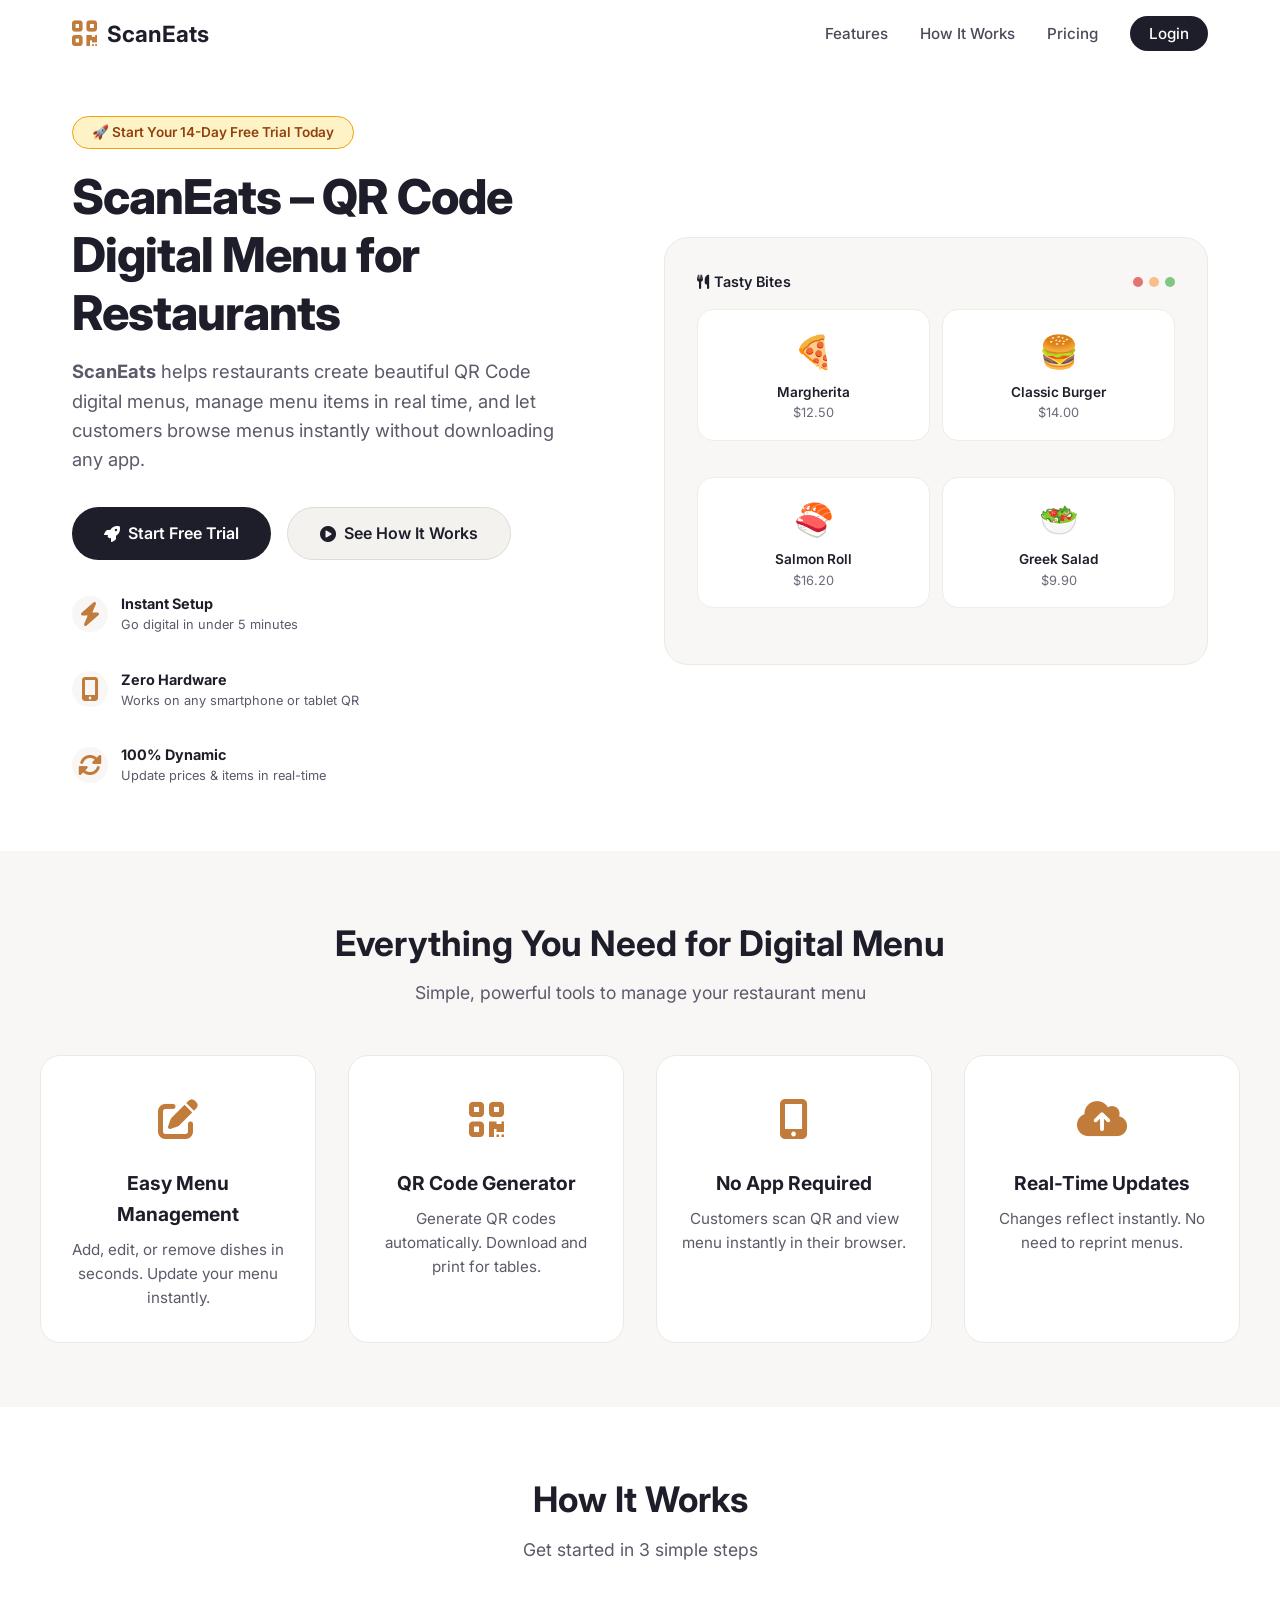
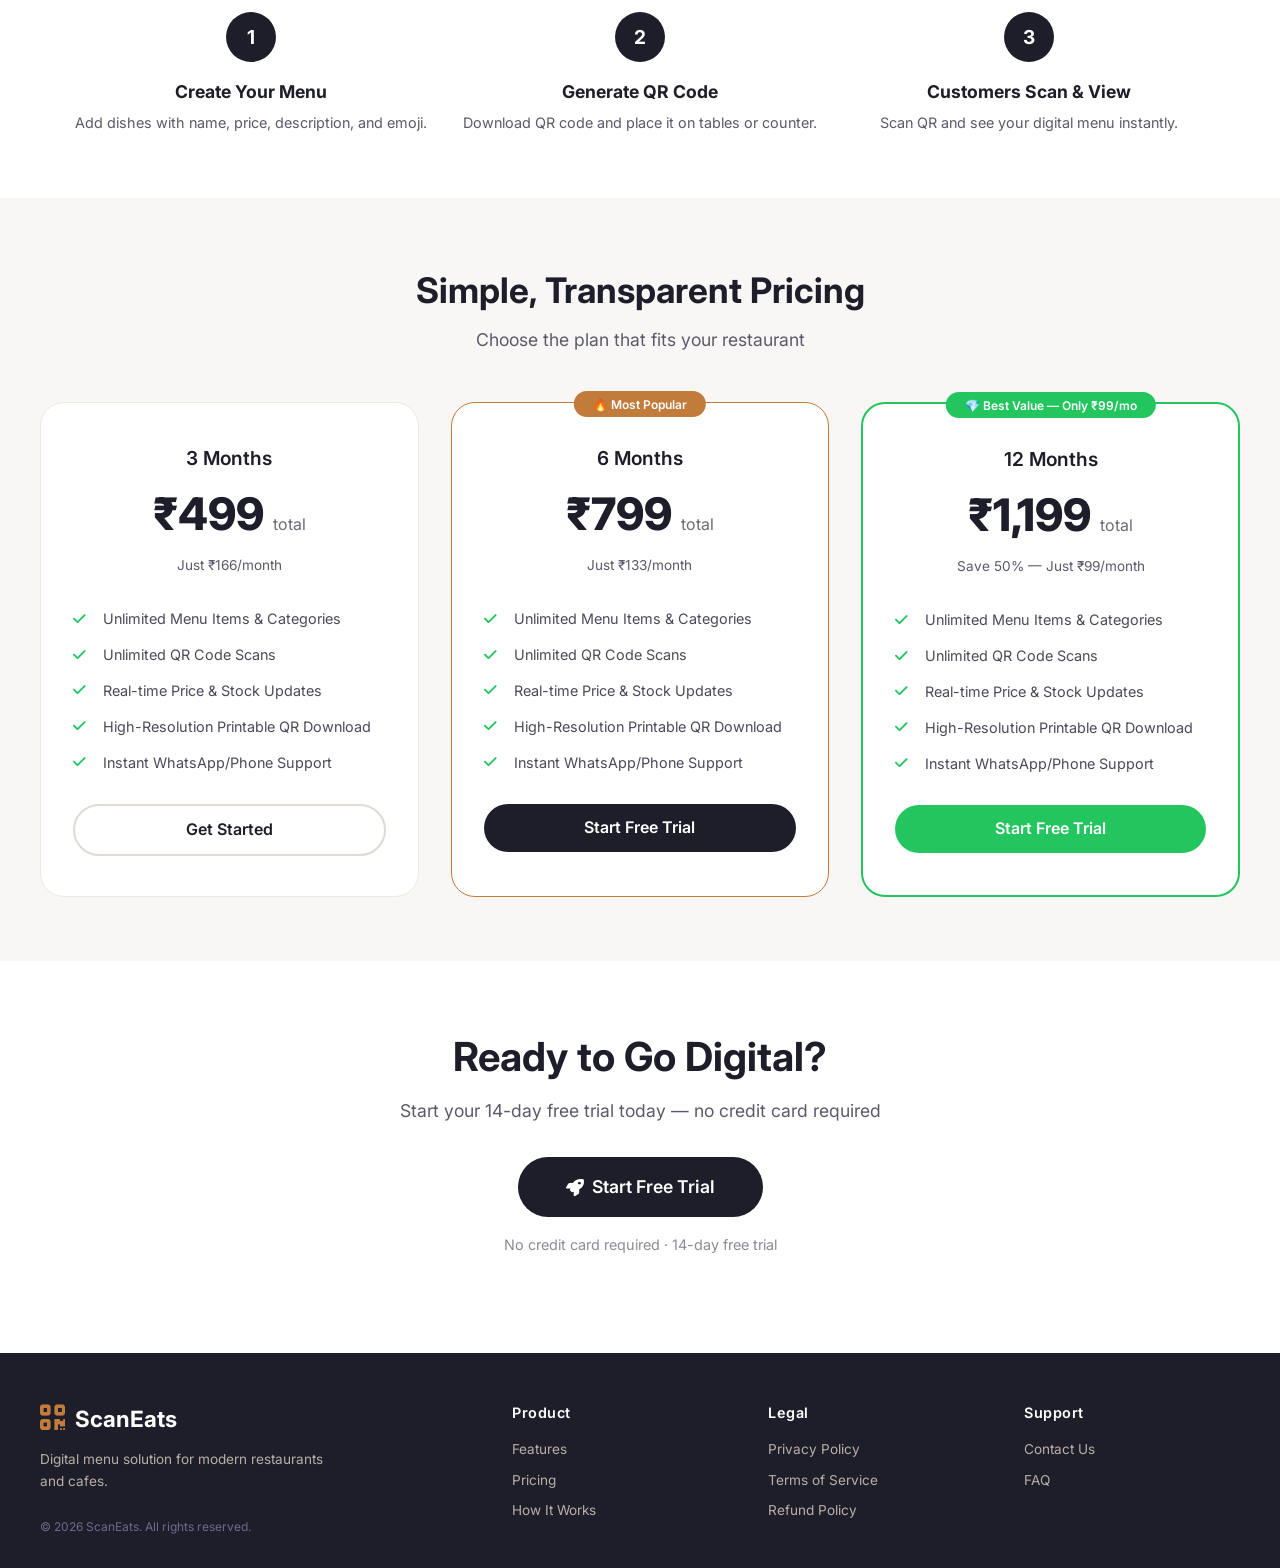
<file: index.html>
<!DOCTYPE html>
<html lang="en">
<head>
  <meta charset="UTF-8" />
  <meta name="viewport" content="width=device-width, initial-scale=1.0" />
  <title>ScanEats | QR Code Digital Menu & Restaurant Ordering System</title>
  <meta name="description" content="ScanEats is a QR code based digital menu and restaurant ordering system.">
  <meta name="keywords" content="ScanEats, QR Menu, Digital Menu, Restaurant QR Code, Restaurant Ordering">
  <link rel="stylesheet" href="https://cdnjs.cloudflare.com/ajax/libs/font-awesome/6.0.0-beta3/css/all.min.css" />
  <link rel="faviconicon" sizes="180x180" href="/logo.png">
  <link rel="stylesheet" href="style.css">
  <style>
    /* =====================================================
       RESET & BASE
    ===================================================== */
    * {
      margin: 0;
      padding: 0;
      box-sizing: border-box;
      font-family: 'Inter', -apple-system, BlinkMacSystemFont, 'Segoe UI', Roboto, sans-serif;
    }
    body {
      background: #ffffff;
      color: #1e1e2a;
      line-height: 1.6;
    }

    /* =====================================================
       NAVBAR
    ===================================================== */
    .navbar {
      display: flex;
      justify-content: space-between;
      align-items: center;
      padding: 1rem 2rem;
      max-width: 1200px;
      margin: 0 auto;
      flex-wrap: wrap;
      gap: 1rem;
      position: relative;
    }
    @media (max-width: 768px) {
      .navbar {
        padding: 1rem;
      }
    }
    .logo {
      display: flex;
      align-items: center;
      gap: 10px;
      font-size: 1.4rem;
      font-weight: 700;
      color: #1e1e2a;
      text-decoration: none;
    }

    .logo i {
      color: #c17b3a;
      font-size: 1.8rem;
    }
    .nav-links {
      display: flex;
      align-items: center;
      gap: 2rem;
      list-style: none;
      transition: all 0.3s ease;
    }
    @media (max-width: 768px) {
      .nav-links {
        display: none;
        flex-direction: column;
        width: 100%;
        padding: 1rem 0;
        gap: 1rem;
        align-items: center;
        background: #ffffff;
        border-radius: 12px;
        box-shadow: 0 8px 24px rgba(0, 0, 0, 0.08);
        margin-top: 0.5rem;
        border: 1px solid #ede8e2;
        position: absolute;
        top: 70px;
        left: 0;
        z-index: 999;
      }
      .nav-links.active {
        display: flex !important;
      }
      .nav-links a {
        padding: 0.5rem 1rem;
        width: 100%;
        text-align: center;
      }
      .nav-links .nav-cta {
        width: auto;
        display: inline-block;
        margin: 0 auto;
      }
    }
    .nav-links a {
      text-decoration: none;
      color: #4a4a5a;
      font-weight: 500;
      font-size: 0.95rem;
      transition: 0.2s;
    }
    .nav-links a:hover {
      color: #c17b3a;
    }
    .nav-cta {
      background: #1e1e2a;
      color: #fff !important;
      padding: 0.5rem 1.2rem;
      border-radius: 40px;
      font-weight: 600;
    }
    .nav-cta:hover {
      background: #2d2d3a !important;
      color: #fff !important;
    }
    .mobile-menu-toggle {
      display: none;
      font-size: 1.5rem;
      cursor: pointer;
      color: #1e1e2a;
      background: none;
      border: none;
      padding: 0.5rem;
      transition: 0.2s;
      -webkit-tap-highlight-color: transparent;
    }
    .mobile-menu-toggle:hover {
      color: #c17b3a;
    }
    @media (max-width: 768px) {
      .mobile-menu-toggle {
        display: block;
      }
    }

    /* =====================================================
       HERO SECTION
    ===================================================== */
    .hero {
      max-width: 1200px;
      margin: 0 auto;
      padding: 3rem 2rem 4rem;
      display: grid;
      grid-template-columns: 1fr 1fr;
      gap: 3rem;
      align-items: center;
    }
    @media (max-width: 968px) {
      .hero {
        grid-template-columns: 1fr;
        text-align: center;
        padding: 2rem 1.5rem 3rem;
        gap: 2rem;
      }
    }

    .hero-badge {
      margin-bottom: 1.2rem;
    }
    .badge {
      display: inline-block;
      background: #fef3c7;
      color: #92400e;
      padding: 0.3rem 1.2rem;
      border-radius: 40px;
      font-size: 0.85rem;
      font-weight: 600;
      border: 1px solid #f59e0b;
    }

    .hero-content h1 {
      font-size: 3rem;
      font-weight: 800;
      line-height: 1.2;
      margin-bottom: 1rem;
      letter-spacing: -1px;
    }
    @media (max-width: 768px) {
      .hero-content h1 {
        font-size: 2.2rem;
      }
    }
    .hero-content h1 span {
      color: #c17b3a;
    }
    .hero-content p {
      font-size: 1.15rem;
      color: #5a5a6a;
      margin-bottom: 2rem;
      max-width: 500px;
    }
    @media (max-width: 968px) {
      .hero-content p {
        max-width: 100%;
      }
    }

    .hero-buttons {
      display: flex;
      gap: 1rem;
      flex-wrap: wrap;
    }
    @media (max-width: 968px) {
      .hero-buttons {
        justify-content: center;
      }
    }

    .btn-primary {
      background: #1e1e2a;
      color: #fff;
      padding: 0.8rem 2rem;
      border-radius: 40px;
      text-decoration: none;
      font-weight: 600;
      display: inline-flex;
      align-items: center;
      gap: 8px;
      transition: 0.2s;
      border: none;
      cursor: pointer;
      font-size: 1rem;
    }
    .btn-primary:hover {
      transform: translateY(-2px);
      box-shadow: 0 8px 24px rgba(0, 0, 0, 0.12);
    }
    .btn-secondary {
      background: #f4f2ef;
      color: #1e1e2a;
      padding: 0.8rem 2rem;
      border-radius: 40px;
      text-decoration: none;
      font-weight: 600;
      display: inline-flex;
      align-items: center;
      gap: 8px;
      transition: 0.2s;
      border: 1px solid #e0dad4;
    }
    .btn-secondary:hover {
      background: #e8e4de;
    }

    .hero-features {
      display: flex;
      gap: 2rem;
      margin-top: 2rem;
      flex-wrap: wrap;
    }
    @media (max-width: 968px) {
      .hero-features {
        justify-content: center;
      }
    }
    @media (max-width: 480px) {
      .hero-features {
        flex-direction: column;
        align-items: flex-start;
        gap: 1rem;
      }
      .hero-feature {
        width: 100%;
      }
    }
    .hero-feature {
      display: flex;
      align-items: center;
      gap: 0.8rem;
    }
    .hero-feature i {
      font-size: 1.5rem;
      color: #c17b3a;
      width: 36px;
      height: 36px;
      display: flex;
      align-items: center;
      justify-content: center;
      background: #f9f7f5;
      border-radius: 50%;
      flex-shrink: 0;
    }
    .hero-feature div {
      display: flex;
      flex-direction: column;
    }
    .hero-feature strong {
      font-size: 0.9rem;
      color: #1e1e2a;
      font-weight: 700;
    }
    .hero-feature span {
      font-size: 0.8rem;
      color: #5a5a6a;
    }

    .hero-image {
      display: flex;
      justify-content: center;
      align-items: center;
    }
    .hero-image .mockup {
      background: #f9f7f5;
      border-radius: 24px;
      padding: 2rem;
      border: 1px solid #ede8e2;
      max-width: 100%;
      width: 100%;
    }
    .hero-image .mockup .mockup-header {
      display: flex;
      justify-content: space-between;
      align-items: center;
      margin-bottom: 1rem;
    }
    .hero-image .mockup .mockup-header span {
      font-weight: 600;
      font-size: 0.9rem;
    }
    .hero-image .mockup .mockup-header .dots {
      display: flex;
      gap: 6px;
    }
    .hero-image .mockup .mockup-header .dots span {
      width: 10px;
      height: 10px;
      border-radius: 50%;
      background: #d5cdc0;
    }
    .hero-image .mockup .mockup-header .dots span:first-child {
      background: #e57373;
    }
    .hero-image .mockup .mockup-header .dots span:nth-child(2) {
      background: #f7c08a;
    }
    .hero-image .mockup .mockup-header .dots span:last-child {
      background: #81c784;
    }
    .hero-image .mockup .mockup-body {
      display: grid;
      grid-template-columns: repeat(2, 1fr);
      gap: 12px;
    }
    .hero-image .mockup .mockup-body .card {
      background: #ffffff;
      padding: 1rem 0.8rem;
      border-radius: 16px;
      text-align: center;
      border: 1px solid #f0ece6;
    }
    .hero-image .mockup .mockup-body .card .emoji {
      font-size: 2rem;
    }
    .hero-image .mockup .mockup-body .card .name {
      font-weight: 600;
      font-size: 0.85rem;
      margin-top: 4px;
    }
    .hero-image .mockup .mockup-body .card .price {
      font-size: 0.8rem;
      color: #6b6b7a;
    }

    /* =====================================================
       FEATURES
    ===================================================== */
    .features {
      background: #f9f7f5;
      padding: 4rem 2rem;
    }
    .features-container {
      max-width: 1200px;
      margin: 0 auto;
    }
    .section-title {
      text-align: center;
      margin-bottom: 3rem;
    }
    .section-title h2 {
      font-size: 2.2rem;
      font-weight: 700;
      margin-bottom: 0.5rem;
    }
    .section-title p {
      color: #5a5a6a;
      font-size: 1.1rem;
    }
    .features-grid {
      display: grid;
      grid-template-columns: repeat(auto-fit, minmax(250px, 1fr));
      gap: 2rem;
    }
    .feature-card {
      background: #ffffff;
      padding: 2rem 1.5rem;
      border-radius: 20px;
      border: 1px solid #ede8e2;
      transition: 0.2s;
      text-align: center;
    }
    .feature-card:hover {
      transform: translateY(-4px);
      box-shadow: 0 12px 32px rgba(0, 0, 0, 0.04);
    }
    .feature-card .icon {
      font-size: 2.5rem;
      color: #c17b3a;
      margin-bottom: 1rem;
    }
    .feature-card h3 {
      font-size: 1.2rem;
      margin-bottom: 0.5rem;
    }
    .feature-card p {
      color: #5a5a6a;
      font-size: 0.95rem;
    }

    /* =====================================================
       HOW IT WORKS
    ===================================================== */
    .how-it-works {
      padding: 4rem 2rem;
      max-width: 1200px;
      margin: 0 auto;
    }
    .steps {
      display: grid;
      grid-template-columns: repeat(auto-fit, minmax(200px, 1fr));
      gap: 2rem;
      margin-top: 2rem;
    }
    .step {
      text-align: center;
    }
    .step .step-number {
      background: #1e1e2a;
      color: #fff;
      width: 50px;
      height: 50px;
      border-radius: 50%;
      display: flex;
      align-items: center;
      justify-content: center;
      font-weight: 700;
      font-size: 1.2rem;
      margin: 0 auto 1rem;
    }
    .step h4 {
      font-size: 1.1rem;
      margin-bottom: 0.3rem;
    }
    .step p {
      color: #5a5a6a;
      font-size: 0.9rem;
    }

    /* =====================================================
       PRICING (UPDATED)
    ===================================================== */
    .pricing {
      background: #f9f7f5;
      padding: 4rem 2rem;
    }
    .pricing-container {
      max-width: 1200px;
      margin: 0 auto;
    }
    .pricing-grid {
      display: grid;
      grid-template-columns: repeat(auto-fit, minmax(280px, 1fr));
      gap: 2rem;
      margin-top: 2rem;
    }
    .pricing-card {
      background: #ffffff;
      padding: 2.5rem 2rem;
      border-radius: 24px;
      border: 1px solid #ede8e2;
      text-align: center;
      transition: 0.3s;
      position: relative;
    }
    .pricing-card:hover {
      transform: translateY(-4px);
      box-shadow: 0 12px 32px rgba(0, 0, 0, 0.06);
    }
    .pricing-card.popular {
      border-color: #c17b3a;
    }
    .pricing-card.popular-12 {
      border-color: #22c55e;
      border-width: 2px;
    }
    .popular-badge {
      position: absolute;
      top: -12px;
      left: 50%;
      transform: translateX(-50%);
      background: #c17b3a;
      color: #fff;
      padding: 0.2rem 1.2rem;
      border-radius: 40px;
      font-size: 0.75rem;
      font-weight: 600;
      white-space: nowrap;
    }
    .popular-badge.green {
      background: #22c55e;
    }
    .pricing-card .plan-name {
      font-size: 1.2rem;
      font-weight: 600;
      margin-bottom: 0.3rem;
      color: #1e1e2a;
    }
    .pricing-card .price {
      font-size: 2.8rem;
      font-weight: 800;
      color: #1e1e2a;
      margin: 0.3rem 0;
    }
    .pricing-card .price span {
      font-size: 1rem;
      font-weight: 400;
      color: #6b6b7a;
    }
    .pricing-card .plan-duration {
      font-size: 0.85rem;
      color: #5a5a6a;
      margin-bottom: 1rem;
    }
    .pricing-card .features-list {
      list-style: none;
      text-align: left;
      margin: 1.5rem 0;
    }
    .pricing-card .features-list li {
      padding: 0.4rem 0;
      display: flex;
      align-items: center;
      gap: 10px;
      color: #4a4a5a;
      font-size: 0.9rem;
    }
    .pricing-card .features-list li i {
      color: #22c55e;
      width: 20px;
      flex-shrink: 0;
    }
    .pricing-card .btn-plan {
      background: #1e1e2a;
      color: #fff;
      padding: 0.7rem 2rem;
      border-radius: 40px;
      text-decoration: none;
      font-weight: 600;
      display: inline-block;
      transition: 0.2s;
      border: none;
      cursor: pointer;
      font-size: 1rem;
      width: 100%;
    }
    .pricing-card .btn-plan:hover {
      transform: translateY(-2px);
      box-shadow: 0 4px 16px rgba(0, 0, 0, 0.12);
    }
    .pricing-card .btn-plan.outline {
      background: transparent;
      color: #1e1e2a;
      border: 2px solid #e0dad4;
    }
    .pricing-card .btn-plan.outline:hover {
      background: #f4f2ef;
    }
    .pricing-card .btn-plan.green-btn {
      background: #22c55e;
    }
    .pricing-card .btn-plan.green-btn:hover {
      background: #16a34a;
    }

    /* =====================================================
       CTA SECTION
    ===================================================== */
    .cta-section {
      padding: 4rem 2rem;
      max-width: 1200px;
      margin: 0 auto;
      text-align: center;
    }
    .cta-section h2 {
      font-size: 2.5rem;
      font-weight: 700;
      margin-bottom: 0.5rem;
    }
    .cta-section p {
      color: #5a5a6a;
      font-size: 1.1rem;
      margin-bottom: 2rem;
    }

    /* =====================================================
       FOOTER
    ===================================================== */
    .footer {
      background: #1e1e2a;
      color: #b8b0a6;
      padding: 3rem 2rem 2rem;
    }
    .footer-container {
      max-width: 1200px;
      margin: 0 auto;
      display: grid;
      grid-template-columns: 2fr 1fr 1fr 1fr;
      gap: 2.5rem;
    }
    @media (max-width: 992px) {
      .footer-container {
        grid-template-columns: 1fr 1fr;
        gap: 2rem;
      }
    }
    @media (max-width: 600px) {
      .footer-container {
        grid-template-columns: 1fr;
        gap: 1.5rem;
      }
    }
    .footer-col {
      display: flex;
      flex-direction: column;
      gap: 0.5rem;
    }
    .footer-col h4 {
      color: #ffffff;
      font-size: 0.9rem;
      font-weight: 600;
      margin-bottom: 0.3rem;
      letter-spacing: 0.5px;
    }
    .footer-col ul {
      list-style: none;
      padding: 0;
      margin: 0;
    }
    .footer-col ul li {
      margin-bottom: 0.3rem;
    }
    .footer-col ul li a {
      color: #b8b0a6;
      text-decoration: none;
      font-size: 0.85rem;
      transition: color 0.2s ease;
      display: inline-block;
    }
    .footer-col ul li a:hover {
      color: #ffffff;
    }
    .footer-brand {
      display: flex;
      align-items: center;
      gap: 10px;
      font-size: 1.4rem;
      font-weight: 700;
      color: #ffffff;
      margin-bottom: 0.3rem;
    }
    .footer-brand i {
      color: #c17b3a;
      font-size: 1.8rem;
    }
    .footer-tagline {
      font-size: 0.85rem;
      color: #b8b0a6;
      line-height: 1.6;
      margin: 0 0 0.5rem 0;
      max-width: 300px;
    }
    .footer-copyright {
      font-size: 0.75rem;
      color: #6b6b8a;
      margin-top: 0.5rem;
    }
    @media (max-width: 600px) {
      .footer-tagline {
        max-width: 100%;
      }
      .footer-col {
        text-align: center;
        align-items: center;
      }
      .footer-col ul li a {
        text-align: center;
      }
    }

    /* =====================================================
       RESPONSIVE
    ===================================================== */
    @media (max-width: 768px) {
      .section-title h2 {
        font-size: 1.8rem;
      }
      .features-grid {
        grid-template-columns: 1fr;
      }
      .steps {
        grid-template-columns: 1fr;
      }
      .pricing-grid {
        grid-template-columns: 1fr;
        max-width: 400px;
        margin: 2rem auto 0;
      }
      .hero-image .mockup .mockup-body {
        grid-template-columns: repeat(2, 1fr);
      }
    }
    @media (max-width: 480px) {
      .hero-image .mockup .mockup-body {
        grid-template-columns: 1fr 1fr;
      }
      .hero-image .mockup {
        padding: 1rem;
      }
      .hero-buttons {
        flex-direction: column;
        align-items: center;
      }
      .hero-buttons .btn-primary,
      .hero-buttons .btn-secondary {
        width: 100%;
        justify-content: center;
      }
      .pricing-card .price {
        font-size: 2rem;
      }
      .popular-badge {
        font-size: 0.65rem;
        padding: 0.15rem 0.8rem;
      }
    }
  </style>
</head>
<body>

<!-- ========================================== -->
<!-- ===== NAVBAR ===== -->
<!-- ========================================== -->
<nav class="navbar">
  <a href="#" class="logo">
    <i class="fas fa-qrcode"></i> ScanEats
  </a>
  <ul class="nav-links" id="navLinks">
    <li><a href="#features">Features</a></li>
    <li><a href="#how-it-works">How It Works</a></li>
    <li><a href="#pricing">Pricing</a></li>
    <li><a href="auth.html" class="nav-cta">Login</a></li>
  </ul>
  <button class="mobile-menu-toggle" id="mobileMenuToggle" aria-label="Toggle menu">
    <i class="fas fa-bars"></i>
  </button>
</nav>

<!-- ========================================== -->
<!-- ===== HERO ===== -->
<!-- ========================================== -->
<section class="hero">
  <div class="hero-content">
    <div class="hero-badge">
      <span class="badge">🚀 Start Your 14-Day Free Trial Today</span>
    </div>
    <h1>ScanEats – QR Code Digital Menu for Restaurants</h1>
    <p>
      <b>ScanEats</b> helps restaurants create beautiful QR Code digital menus,
      manage menu items in real time, and let customers browse menus instantly
      without downloading any app.
    </p>
    <div class="hero-buttons">
      <a href="auth.html" class="btn-primary">
        <i class="fas fa-rocket"></i> Start Free Trial
      </a>
      <a href="#how-it-works" class="btn-secondary">
        <i class="fas fa-play-circle"></i> See How It Works
      </a>
    </div>
    <div class="hero-features">
      <div class="hero-feature">
        <i class="fas fa-bolt"></i>
        <div>
          <strong>Instant Setup</strong>
          <span>Go digital in under 5 minutes</span>
        </div>
      </div>
      <div class="hero-feature">
        <i class="fas fa-mobile-alt"></i>
        <div>
          <strong>Zero Hardware</strong>
          <span>Works on any smartphone or tablet QR</span>
        </div>
      </div>
      <div class="hero-feature">
        <i class="fas fa-sync-alt"></i>
        <div>
          <strong>100% Dynamic</strong>
          <span>Update prices & items in real-time</span>
        </div>
      </div>
    </div>
  </div>
  <div class="hero-image">
    <div class="mockup">
      <div class="mockup-header">
        <span><i class="fas fa-utensils"></i> Tasty Bites</span>
        <div class="dots">
          <span></span>
          <span></span>
          <span></span>
        </div>
      </div>
      <div class="mockup-body">
        <div class="card">
          <div class="emoji">🍕</div>
          <div class="name">Margherita</div>
          <div class="price">$12.50</div>
        </div>
        <div class="card">
          <div class="emoji">🍔</div>
          <div class="name">Classic Burger</div>
          <div class="price">$14.00</div>
        </div>
        <div class="card">
          <div class="emoji">🍣</div>
          <div class="name">Salmon Roll</div>
          <div class="price">$16.20</div>
        </div>
        <div class="card">
          <div class="emoji">🥗</div>
          <div class="name">Greek Salad</div>
          <div class="price">$9.90</div>
        </div>
      </div>
    </div>
  </div>
</section>

<!-- ========================================== -->
<!-- ===== FEATURES ===== -->
<!-- ========================================== -->
<section class="features" id="features">
  <div class="features-container">
    <div class="section-title">
      <h2>Everything You Need for Digital Menu</h2>
      <p>Simple, powerful tools to manage your restaurant menu</p>
    </div>
    <div class="features-grid">
      <div class="feature-card">
        <div class="icon"><i class="fas fa-edit"></i></div>
        <h3>Easy Menu Management</h3>
        <p>Add, edit, or remove dishes in seconds. Update your menu instantly.</p>
      </div>
      <div class="feature-card">
        <div class="icon"><i class="fas fa-qrcode"></i></div>
        <h3>QR Code Generator</h3>
        <p>Generate QR codes automatically. Download and print for tables.</p>
      </div>
      <div class="feature-card">
        <div class="icon"><i class="fas fa-mobile-alt"></i></div>
        <h3>No App Required</h3>
        <p>Customers scan QR and view menu instantly in their browser.</p>
      </div>
      <div class="feature-card">
        <div class="icon"><i class="fas fa-cloud-upload-alt"></i></div>
        <h3>Real-Time Updates</h3>
        <p>Changes reflect instantly. No need to reprint menus.</p>
      </div>
    </div>
  </div>
</section>

<!-- ========================================== -->
<!-- ===== HOW IT WORKS ===== -->
<!-- ========================================== -->
<section class="how-it-works" id="how-it-works">
  <div class="section-title">
    <h2>How It Works</h2>
    <p>Get started in 3 simple steps</p>
  </div>
  <div class="steps">
    <div class="step">
      <div class="step-number">1</div>
      <h4>Create Your Menu</h4>
      <p>Add dishes with name, price, description, and emoji.</p>
    </div>
    <div class="step">
      <div class="step-number">2</div>
      <h4>Generate QR Code</h4>
      <p>Download QR code and place it on tables or counter.</p>
    </div>
    <div class="step">
      <div class="step-number">3</div>
      <h4>Customers Scan & View</h4>
      <p>Scan QR and see your digital menu instantly.</p>
    </div>
  </div>
</section>

<!-- ========================================== -->
<!-- ===== PRICING (UPDATED) ===== -->
<!-- ========================================== -->
<section class="pricing" id="pricing">
  <div class="pricing-container">
    <div class="section-title">
      <h2>Simple, Transparent Pricing</h2>
      <p>Choose the plan that fits your restaurant</p>
    </div>
    <div class="pricing-grid">
      <!-- Plan 1: 3 Months -->
      <div class="pricing-card">
        <div class="plan-name">3 Months</div>
        <div class="price">₹499 <span>total</span></div>
        <div class="plan-duration">Just ₹166/month</div>
        <ul class="features-list">
          <li><i class="fas fa-check"></i> Unlimited Menu Items &amp; Categories</li>
          <li><i class="fas fa-check"></i> Unlimited QR Code Scans</li>
          <li><i class="fas fa-check"></i> Real-time Price &amp; Stock Updates</li>
          <li><i class="fas fa-check"></i> High-Resolution Printable QR Download</li>
          <li><i class="fas fa-check"></i> Instant WhatsApp/Phone Support</li>
        </ul>
        <a href="auth.html" class="btn-plan outline">Get Started</a>
      </div>

      <!-- Plan 2: 6 Months (Most Popular) -->
      <div class="pricing-card popular">
        <div class="popular-badge">🔥 Most Popular</div>
        <div class="plan-name">6 Months</div>
        <div class="price">₹799 <span>total</span></div>
        <div class="plan-duration">Just ₹133/month</div>
        <ul class="features-list">
          <li><i class="fas fa-check"></i> Unlimited Menu Items &amp; Categories</li>
          <li><i class="fas fa-check"></i> Unlimited QR Code Scans</li>
          <li><i class="fas fa-check"></i> Real-time Price &amp; Stock Updates</li>
          <li><i class="fas fa-check"></i> High-Resolution Printable QR Download</li>
          <li><i class="fas fa-check"></i> Instant WhatsApp/Phone Support</li>
        </ul>
        <a href="auth.html" class="btn-plan">Start Free Trial</a>
      </div>

      <!-- Plan 3: 12 Months (Best Value) -->
      <div class="pricing-card popular-12">
        <div class="popular-badge green">💎 Best Value — Only ₹99/mo</div>
        <div class="plan-name">12 Months</div>
        <div class="price">₹1,199 <span>total</span></div>
        <div class="plan-duration">Save 50% — Just ₹99/month</div>
        <ul class="features-list">
          <li><i class="fas fa-check"></i> Unlimited Menu Items &amp; Categories</li>
          <li><i class="fas fa-check"></i> Unlimited QR Code Scans</li>
          <li><i class="fas fa-check"></i> Real-time Price &amp; Stock Updates</li>
          <li><i class="fas fa-check"></i> High-Resolution Printable QR Download</li>
          <li><i class="fas fa-check"></i> Instant WhatsApp/Phone Support</li>
        </ul>
        <a href="auth.html" class="btn-plan green-btn">Start Free Trial</a>
      </div>
    </div>
  </div>
</section>

<!-- ========================================== -->
<!-- ===== CTA ===== -->
<!-- ========================================== -->
<section class="cta-section" id="cta">
  <h2>Ready to Go Digital?</h2>
  <p>Start your 14-day free trial today — no credit card required</p>
  <a href="auth.html" class="btn-primary" style="font-size: 1.1rem; padding: 1rem 3rem;">
    <i class="fas fa-rocket"></i> Start Free Trial
  </a>
  <p style="margin-top: 1rem; font-size: 0.9rem; color: #8b8b9a;">
    No credit card required · 14-day free trial
  </p>
</section>

<!-- ========================================== -->
<!-- ===== FOOTER ===== -->
<!-- ========================================== -->
<footer class="footer">
  <div class="footer-container">
    <div class="footer-col">
      <div class="footer-brand">
        <i class="fas fa-qrcode"></i> ScanEats
      </div>
      <p class="footer-tagline">
        Digital menu solution for modern restaurants and cafes.
      </p>
      <div class="footer-copyright">
        &copy; 2026 ScanEats. All rights reserved.
      </div>
    </div>
    <div class="footer-col">
      <h4>Product</h4>
      <ul>
        <li><a href="#features">Features</a></li>
        <li><a href="#pricing">Pricing</a></li>
        <li><a href="#how-it-works">How It Works</a></li>
      </ul>
    </div>
    <div class="footer-col">
      <h4>Legal</h4>
      <ul>
        <li><a href="privacy-policy.html">Privacy Policy</a></li>
        <li><a href="terms.html">Terms of Service</a></li>
        <li><a href="refund-policy.html">Refund Policy</a></li>
      </ul>
    </div>
    <div class="footer-col">
      <h4>Support</h4>
      <ul>
        <li><a href="support.html">Contact Us</a></li>
        <li><a href="support.html#faq">FAQ</a></li>
      </ul>
    </div>
  </div>
</footer>

<!-- ========================================== -->
<!-- ===== JAVASCRIPT ===== -->
<!-- ========================================== -->
<script>
  document.addEventListener('DOMContentLoaded', function() {
    const mobileToggle = document.getElementById('mobileMenuToggle');
    const navLinks = document.getElementById('navLinks');
    if (mobileToggle && navLinks) {
      mobileToggle.addEventListener('click', function(e) {
        e.preventDefault();
        e.stopPropagation();
        navLinks.classList.toggle('active');
        const icon = this.querySelector('i');
        if (navLinks.classList.contains('active')) {
          icon.className = 'fas fa-times';
        } else {
          icon.className = 'fas fa-bars';
        }
      });
      document.addEventListener('click', function(e) {
        if (navLinks.classList.contains('active') && !navLinks.contains(e.target) && !mobileToggle.contains(e.target)) {
          navLinks.classList.remove('active');
          const icon = mobileToggle.querySelector('i');
          if (icon) icon.className = 'fas fa-bars';
        }
      });
      navLinks.querySelectorAll('a').forEach(function(link) {
        link.addEventListener('click', function() {
          if (window.innerWidth <= 768) {
            navLinks.classList.remove('active');
            const icon = mobileToggle.querySelector('i');
            if (icon) icon.className = 'fas fa-bars';
          }
        });
      });
    }
  });

  document.querySelectorAll('a[href^="#"]').forEach(function(anchor) {
    anchor.addEventListener('click', function(e) {
      e.preventDefault();
      const target = document.querySelector(this.getAttribute('href'));
      if (target) {
        target.scrollIntoView({ behavior: 'smooth', block: 'start' });
      }
    });
  });
</script>

</body>
</html>
</file>
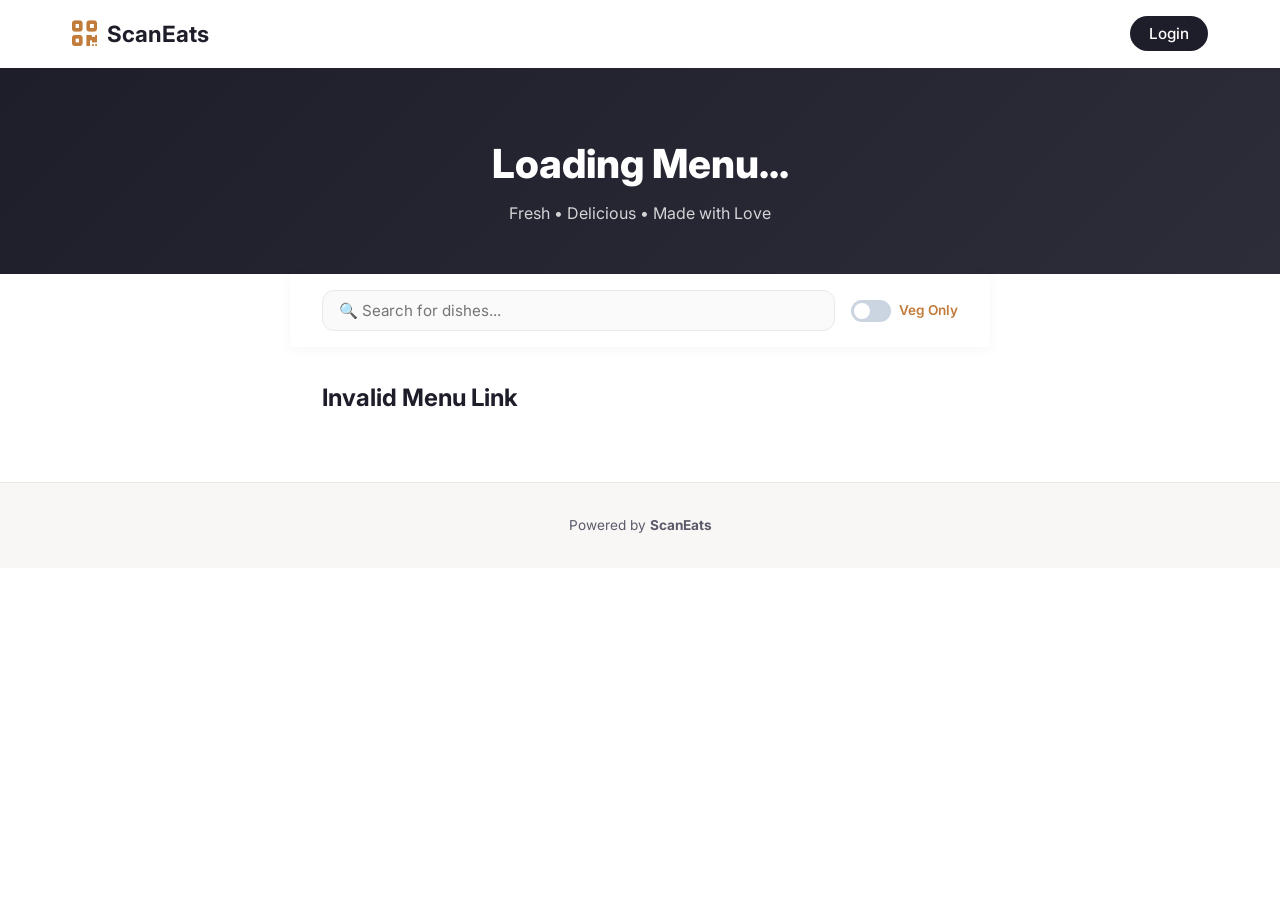
<file: menu.html>
<!DOCTYPE html>
<html lang="en">
<head>
    <meta charset="UTF-8">
    <meta name="viewport" content="width=device-width, initial-scale=1.0">
    <title>ScanEats - Menu</title>
    <link rel="stylesheet" href="https://cdnjs.cloudflare.com/ajax/libs/font-awesome/6.0.0-beta3/css/all.min.css" />
    <link rel="stylesheet" href="style.css">
</head>
<body class="menu-body">
    <nav class="navbar">
        <a href="index.html" class="logo">
            <i class="fas fa-qrcode"></i> ScanEats
        </a>
        <ul class="nav-links" id="navLinks">
            <li><a href="auth.html" class="nav-cta">Login</a></li>
        </ul>
        <button class="mobile-menu-toggle" id="mobileMenuToggle" aria-label="Toggle menu">
            <i class="fas fa-bars"></i>
        </button>
    </nav>

    <header class="menu-header">
        <h1 id="restaurantName">Loading Menu...</h1>
        <p>Fresh • Delicious • Made with Love</p>
    </header>

    <div class="menu-controls">
        <input type="text" id="searchInput" placeholder="🔍 Search for dishes...">
        <label class="veg-toggle">
            <input type="checkbox" id="vegOnlyToggle">
            <span class="veg-toggle-slider"></span>
            Veg Only
        </label>
    </div>

    <div id="loading" class="loading-state">
        <div class="spinner"></div>
    </div>

    <main id="menuContent" class="menu-content"></main>

    <footer class="menu-footer">
        <p>Powered by <strong>ScanEats</strong></p>
    </footer>

    <script src="./app.js"></script>
</body>
</html>
</file>
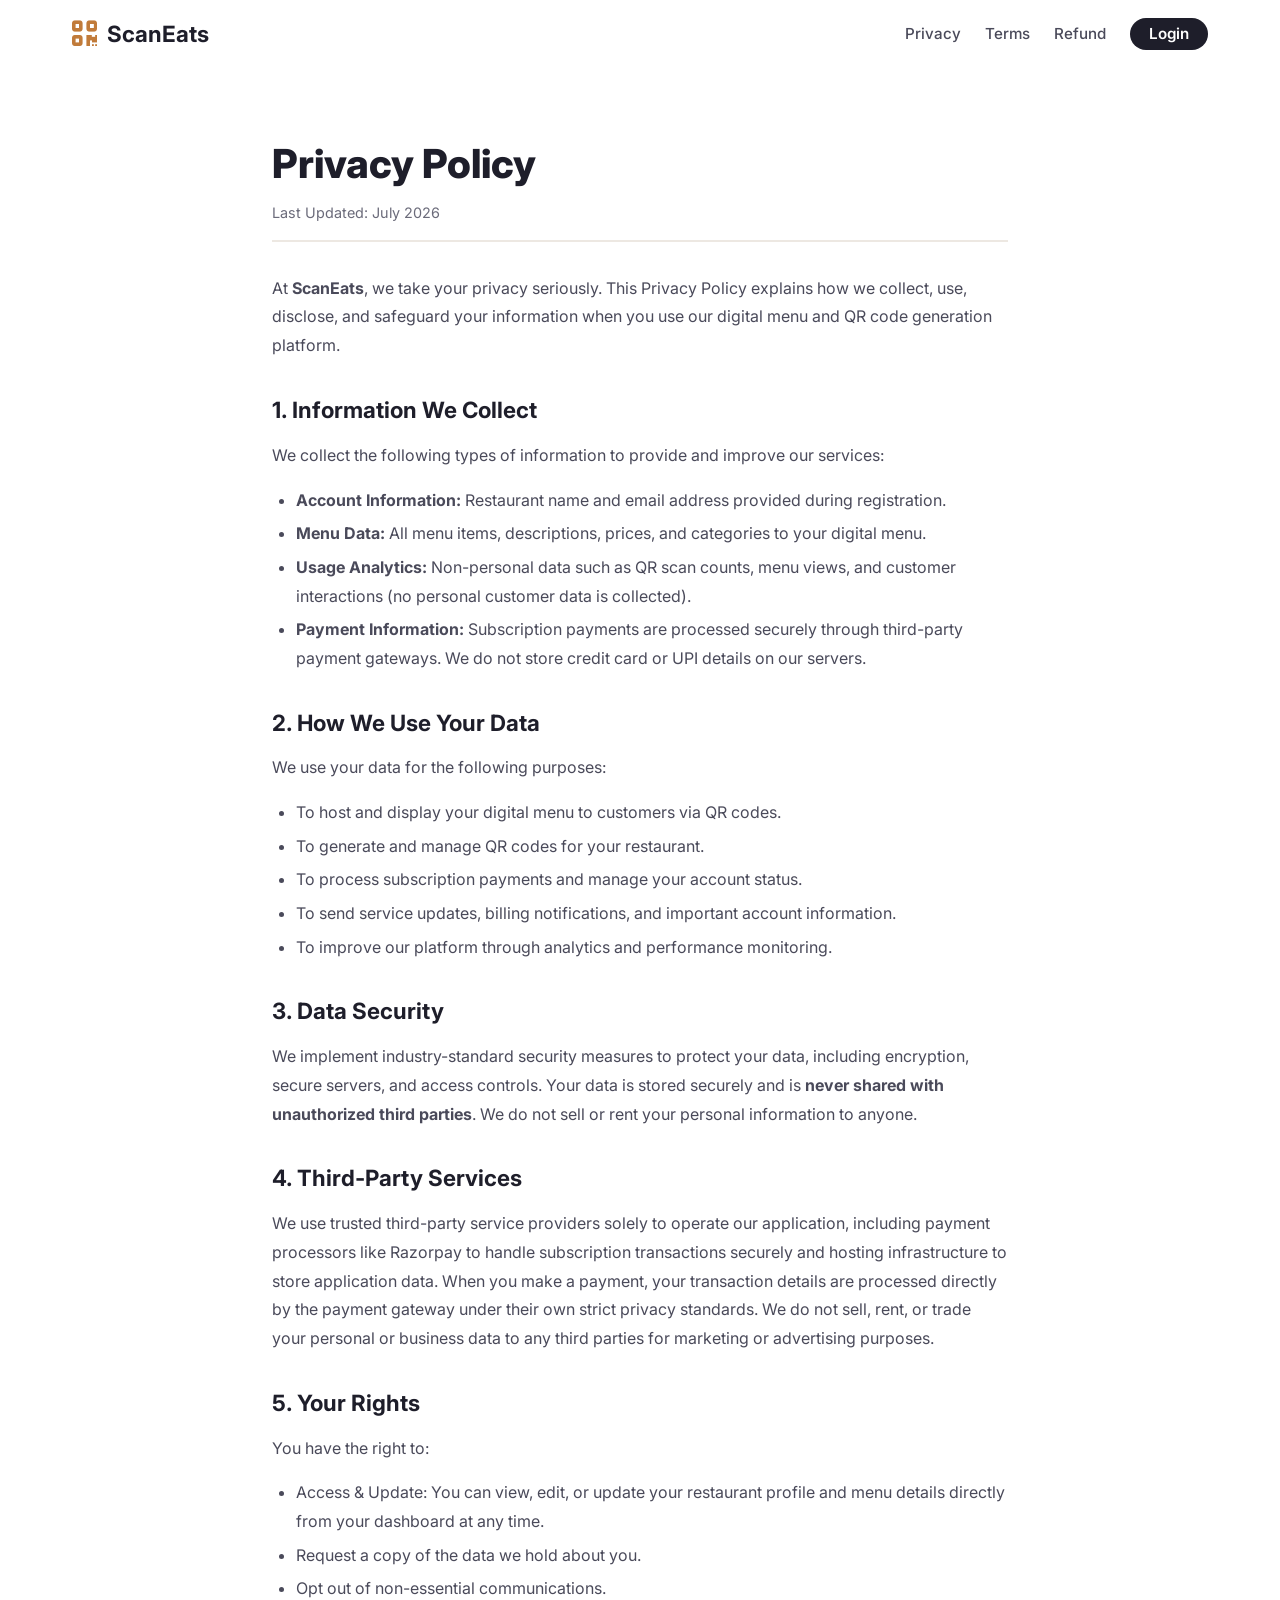
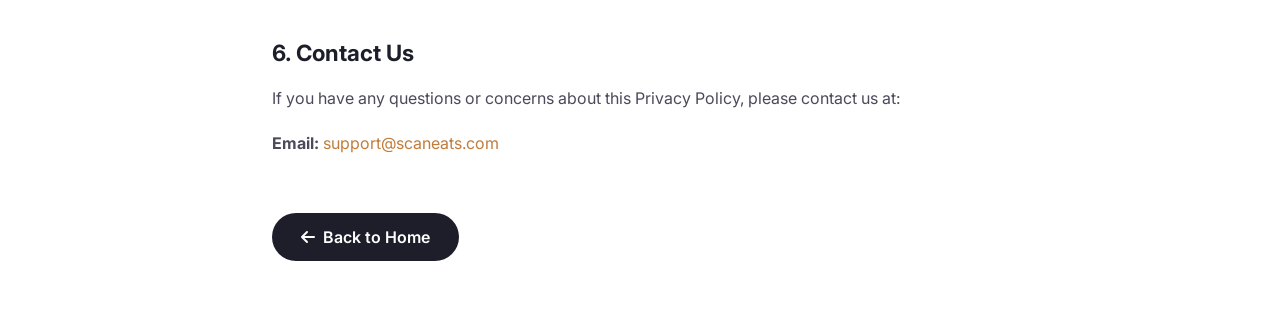
<file: privacy-policy.html>
<!DOCTYPE html>
<html lang="en">
<head>
    <meta charset="UTF-8">
    <meta name="viewport" content="width=device-width, initial-scale=1.0">
    <title>Privacy Policy · ScanEats</title>
    <link rel="stylesheet" href="https://cdnjs.cloudflare.com/ajax/libs/font-awesome/6.0.0-beta3/css/all.min.css" />
    <link rel="stylesheet" href="style.css">
    <style>
        .legal-page {
            max-width: 800px;
            margin: 0 auto;
            padding: 4rem 2rem;
            background: #ffffff;
            min-height: 100vh;
        }
        .legal-page h1 {
            font-size: 2.5rem;
            font-weight: 800;
            color: #1e1e2a;
            margin-bottom: 0.3rem;
        }
        .legal-page .last-updated {
            color: #6b6b7a;
            font-size: 0.9rem;
            margin-bottom: 2rem;
            border-bottom: 2px solid #ede8e2;
            padding-bottom: 1rem;
        }
        .legal-page h2 {
            font-size: 1.4rem;
            font-weight: 700;
            color: #1e1e2a;
            margin-top: 2rem;
            margin-bottom: 0.8rem;
        }
        .legal-page p {
            color: #4a4a5a;
            line-height: 1.8;
            margin-bottom: 1rem;
            font-size: 1rem;
        }
        .legal-page ul {
            color: #4a4a5a;
            line-height: 1.8;
            margin-bottom: 1rem;
            padding-left: 1.5rem;
        }
        .legal-page ul li {
            margin-bottom: 0.3rem;
        }
        .legal-page .back-home {
            display: inline-flex;
            align-items: center;
            gap: 8px;
            background: #1e1e2a;
            color: #fff;
            padding: 0.7rem 1.8rem;
            border-radius: 40px;
            text-decoration: none;
            font-weight: 600;
            margin-top: 2.5rem;
            transition: 0.2s;
        }
        .legal-page .back-home:hover {
            transform: translateY(-2px);
            box-shadow: 0 8px 24px rgba(0, 0, 0, 0.12);
        }
        .legal-nav {
            display: flex;
            gap: 1.5rem;
            padding: 1rem 2rem;
            max-width: 1200px;
            margin: 0 auto;
            align-items: center;
            flex-wrap: wrap;
        }
        .legal-nav .logo {
            font-size: 1.4rem;
            font-weight: 700;
            color: #1e1e2a;
            text-decoration: none;
            display: flex;
            align-items: center;
            gap: 10px;
        }
        .legal-nav .logo i {
            color: #c17b3a;
        }
        .legal-nav-links {
            display: flex;
            gap: 1.5rem;
            list-style: none;
            margin-left: auto;
        }
        .legal-nav-links a {
            text-decoration: none;
            color: #4a4a5a;
            font-weight: 500;
            font-size: 0.95rem;
            transition: 0.2s;
        }
        .legal-nav-links a:hover {
            color: #c17b3a;
        }
        @media (max-width: 768px) {
            .legal-nav {
                flex-direction: column;
                align-items: center;
                gap: 0.8rem;
            }
            .legal-nav-links {
                margin-left: 0;
                flex-wrap: wrap;
                justify-content: center;
            }
            .legal-page {
                padding: 2rem 1.2rem;
            }
            .legal-page h1 {
                font-size: 2rem;
            }
        }
    </style>
</head>
<body>
    <!-- Navbar -->
    <nav class="legal-nav">
        <a href="index.html" class="logo">
            <i class="fas fa-qrcode"></i> ScanEats
        </a>
        <ul class="legal-nav-links">
            <li><a href="privacy-policy.html">Privacy</a></li>
            <li><a href="terms.html">Terms</a></li>
            <li><a href="refund-policy.html">Refund</a></li>
            <li><a href="auth.html" class="nav-cta" style="background:#1e1e2a; color:#fff; padding:0.4rem 1.2rem; border-radius:40px; text-decoration:none; font-weight:600;">Login</a></li>
        </ul>
    </nav>

    <!-- Main Content -->
    <main class="legal-page">
        <h1>Privacy Policy</h1>
        <div class="last-updated">Last Updated: July 2026</div>

        <p>
            At <strong>ScanEats</strong>, we take your privacy seriously. This Privacy Policy explains how we collect, use, disclose, and safeguard your information when you use our digital menu and QR code generation platform.
        </p>

        <h2>1. Information We Collect</h2>
        <p>We collect the following types of information to provide and improve our services:</p>
        <ul>
            <li><strong>Account Information:</strong> Restaurant name and email address provided during registration.</li>
            <li><strong>Menu Data:</strong> All menu items, descriptions, prices, and categories to your digital menu.</li>
            <li><strong>Usage Analytics:</strong> Non-personal data such as QR scan counts, menu views, and customer interactions (no personal customer data is collected).</li>
            <li><strong>Payment Information:</strong> Subscription payments are processed securely through third-party payment gateways. We do not store credit card or UPI details on our servers.</li>
        </ul>

        <h2>2. How We Use Your Data</h2>
        <p>We use your data for the following purposes:</p>
        <ul>
            <li>To host and display your digital menu to customers via QR codes.</li>
            <li>To generate and manage QR codes for your restaurant.</li>
            <li>To process subscription payments and manage your account status.</li>
            <li>To send service updates, billing notifications, and important account information.</li>
            <li>To improve our platform through analytics and performance monitoring.</li>
        </ul>

        <h2>3. Data Security</h2>
        <p>
            We implement industry-standard security measures to protect your data, including encryption, secure servers, and access controls. 
            Your data is stored securely and is <strong>never shared with unauthorized third parties</strong>. We do not sell or rent your personal information to anyone.
        </p>

        <h2>4. Third-Party Services</h2>
        <p>
            We use trusted third-party service providers solely to operate our application, including payment processors like Razorpay to handle subscription transactions securely and hosting infrastructure to store application data. When you make a payment, your transaction details are processed directly by the payment gateway under their own strict privacy standards. We do not sell, rent, or trade your personal or business data to any third parties for marketing or advertising purposes.
        </p>

        <h2>5. Your Rights</h2>
        <p>You have the right to:</p>
        <ul>
            <li>Access & Update: You can view, edit, or update your restaurant profile and menu details directly from your dashboard at any time.</li>
            <li>Request a copy of the data we hold about you.</li>
            <li>Opt out of non-essential communications.</li>
        </ul>

        <h2>6. Contact Us</h2>
        <p>
            If you have any questions or concerns about this Privacy Policy, please contact us at:
        </p>
        <p>
            <strong>Email:</strong> <a href="mailto:supportscaneats.com" style="color:#c17b3a; text-decoration:none;">support@scaneats.com</a>
        </p>

        <a href="index.html" class="back-home">
            <i class="fas fa-arrow-left"></i> Back to Home
        </a>
    </main>
</body>
</html>
</file>
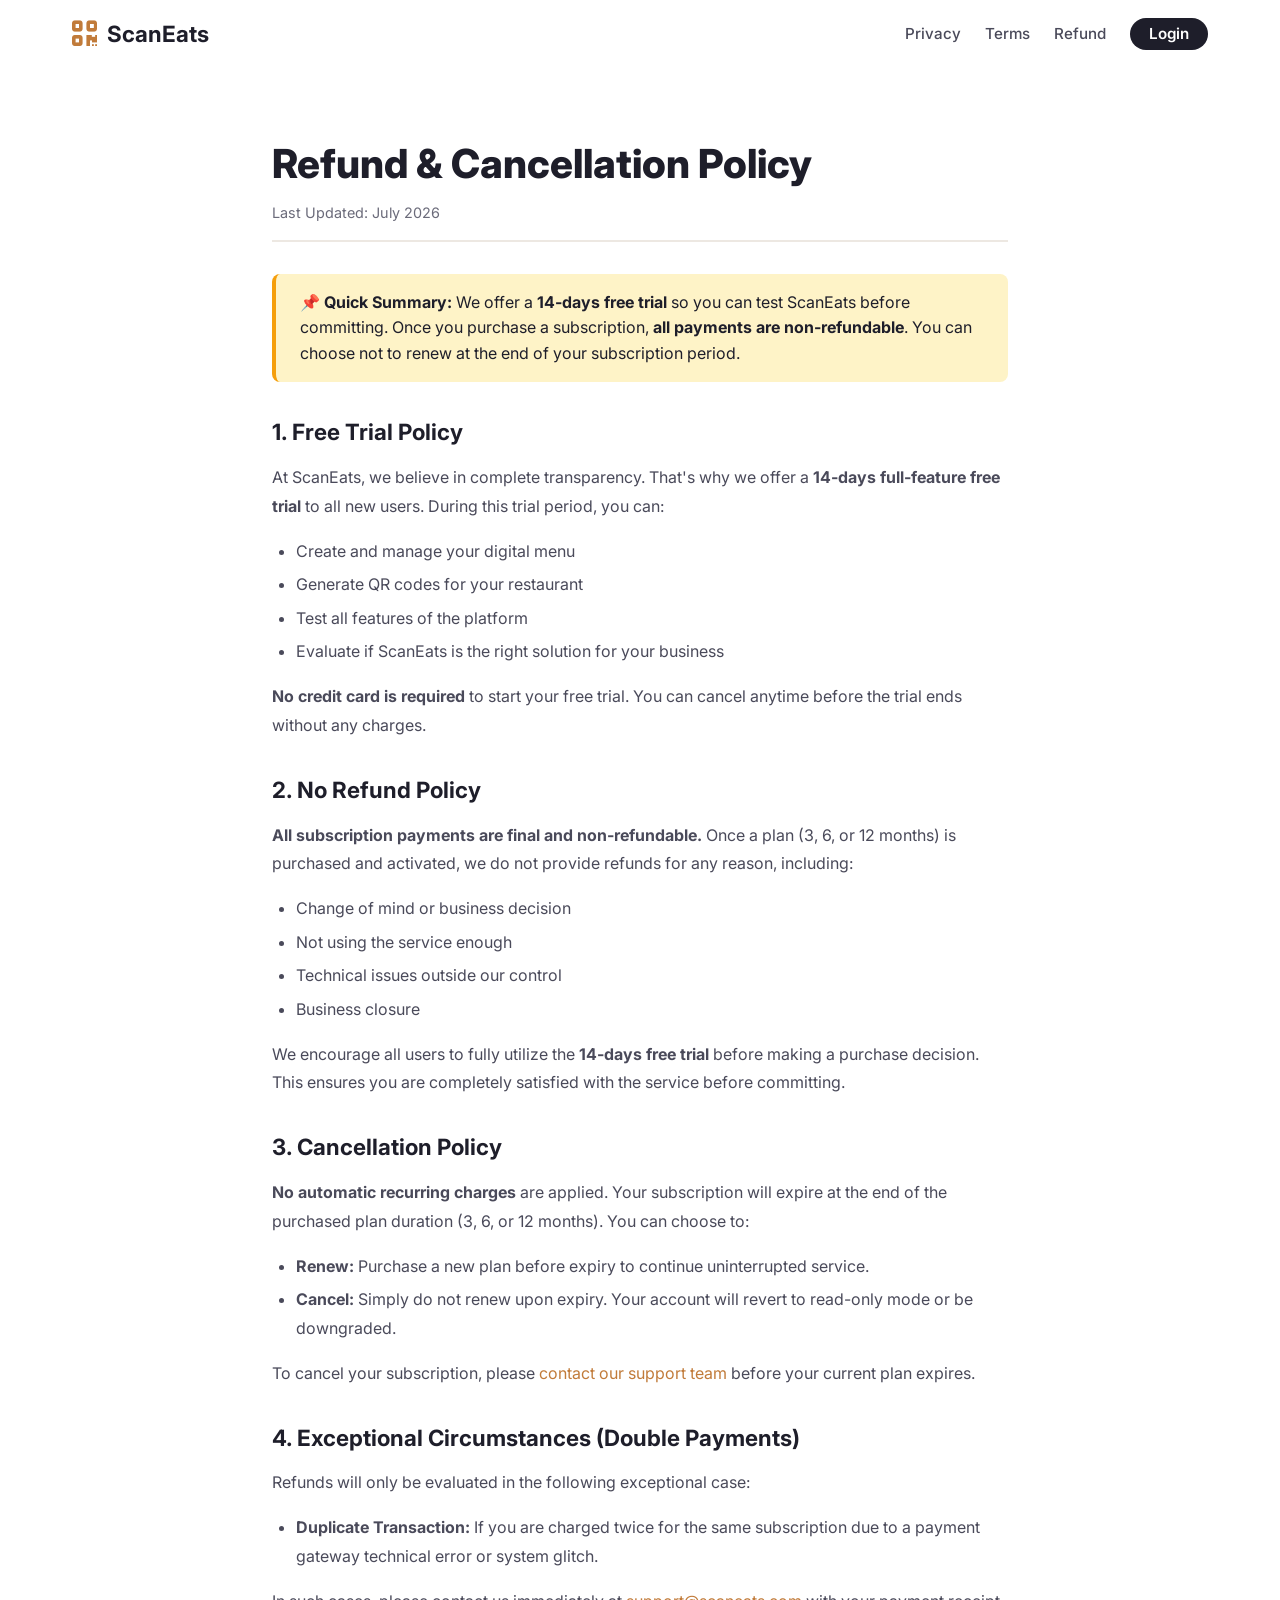
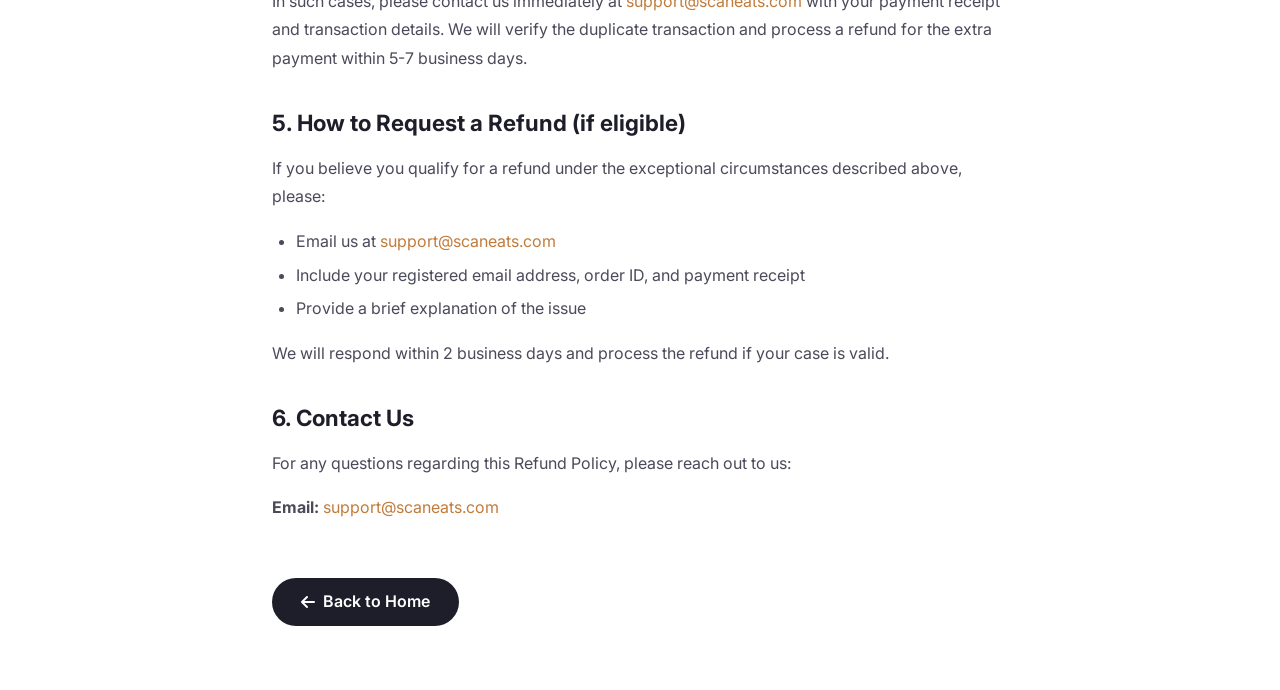
<file: refund-policy.html>
<!DOCTYPE html>
<html lang="en">
<head>
    <meta charset="UTF-8">
    <meta name="viewport" content="width=device-width, initial-scale=1.0">
    <title>Refund Policy · ScanEats</title>
    <link rel="stylesheet" href="https://cdnjs.cloudflare.com/ajax/libs/font-awesome/6.0.0-beta3/css/all.min.css" />
    <link rel="stylesheet" href="style.css">
    <style>
        .legal-page {
            max-width: 800px;
            margin: 0 auto;
            padding: 4rem 2rem;
            background: #ffffff;
            min-height: 100vh;
        }
        .legal-page h1 {
            font-size: 2.5rem;
            font-weight: 800;
            color: #1e1e2a;
            margin-bottom: 0.3rem;
        }
        .legal-page .last-updated {
            color: #6b6b7a;
            font-size: 0.9rem;
            margin-bottom: 2rem;
            border-bottom: 2px solid #ede8e2;
            padding-bottom: 1rem;
        }
        .legal-page h2 {
            font-size: 1.4rem;
            font-weight: 700;
            color: #1e1e2a;
            margin-top: 2rem;
            margin-bottom: 0.8rem;
        }
        .legal-page p {
            color: #4a4a5a;
            line-height: 1.8;
            margin-bottom: 1rem;
            font-size: 1rem;
        }
        .legal-page ul {
            color: #4a4a5a;
            line-height: 1.8;
            margin-bottom: 1rem;
            padding-left: 1.5rem;
        }
        .legal-page ul li {
            margin-bottom: 0.3rem;
        }
        .legal-page .highlight-box {
            background: #fef3c7;
            border-left: 4px solid #f59e0b;
            padding: 1rem 1.5rem;
            border-radius: 8px;
            margin: 1.5rem 0;
        }
        .legal-page .highlight-box strong {
            color: #1e1e2a;
        }
        .legal-page .back-home {
            display: inline-flex;
            align-items: center;
            gap: 8px;
            background: #1e1e2a;
            color: #fff;
            padding: 0.7rem 1.8rem;
            border-radius: 40px;
            text-decoration: none;
            font-weight: 600;
            margin-top: 2.5rem;
            transition: 0.2s;
        }
        .legal-page .back-home:hover {
            transform: translateY(-2px);
            box-shadow: 0 8px 24px rgba(0, 0, 0, 0.12);
        }
        .legal-nav {
            display: flex;
            gap: 1.5rem;
            padding: 1rem 2rem;
            max-width: 1200px;
            margin: 0 auto;
            align-items: center;
            flex-wrap: wrap;
        }
        .legal-nav .logo {
            font-size: 1.4rem;
            font-weight: 700;
            color: #1e1e2a;
            text-decoration: none;
            display: flex;
            align-items: center;
            gap: 10px;
        }
        .legal-nav .logo i {
            color: #c17b3a;
        }
        .legal-nav-links {
            display: flex;
            gap: 1.5rem;
            list-style: none;
            margin-left: auto;
        }
        .legal-nav-links a {
            text-decoration: none;
            color: #4a4a5a;
            font-weight: 500;
            font-size: 0.95rem;
            transition: 0.2s;
        }
        .legal-nav-links a:hover {
            color: #c17b3a;
        }
        @media (max-width: 768px) {
            .legal-nav {
                flex-direction: column;
                align-items: center;
                gap: 0.8rem;
            }
            .legal-nav-links {
                margin-left: 0;
                flex-wrap: wrap;
                justify-content: center;
            }
            .legal-page {
                padding: 2rem 1.2rem;
            }
            .legal-page h1 {
                font-size: 2rem;
            }
        }
    </style>
</head>
<body>
    <!-- Navbar -->
    <nav class="legal-nav">
        <a href="index.html" class="logo">
            <i class="fas fa-qrcode"></i> ScanEats
        </a>
        <ul class="legal-nav-links">
            <li><a href="privacy-policy.html">Privacy</a></li>
            <li><a href="terms.html">Terms</a></li>
            <li><a href="refund-policy.html">Refund</a></li>
            <li><a href="auth.html" class="nav-cta" style="background:#1e1e2a; color:#fff; padding:0.4rem 1.2rem; border-radius:40px; text-decoration:none; font-weight:600;">Login</a></li>
        </ul>
    </nav>

    <!-- Main Content -->
    <main class="legal-page">
        <h1>Refund & Cancellation Policy</h1>
        <div class="last-updated">Last Updated: July 2026</div>

        <div class="highlight-box">
            <strong>📌 Quick Summary:</strong> We offer a <strong>14-days free trial</strong> so you can test ScanEats before committing. Once you purchase a subscription, <strong>all payments are non-refundable</strong>. You can choose not to renew at the end of your subscription period.
        </div>

        <h2>1. Free Trial Policy</h2>
        <p>
            At ScanEats, we believe in complete transparency. That's why we offer a <strong>14-days full-feature free trial</strong> to all new users. During this trial period, you can:
        </p>
        <ul>
            <li>Create and manage your digital menu</li>
            <li>Generate QR codes for your restaurant</li>
            <li>Test all features of the platform</li>
            <li>Evaluate if ScanEats is the right solution for your business</li>
        </ul>
        <p>
            <strong>No credit card is required</strong> to start your free trial. You can cancel anytime before the trial ends without any charges.
        </p>

        <h2>2. No Refund Policy</h2>
        <p>
            <strong>All subscription payments are final and non-refundable.</strong> Once a plan (3, 6, or 12 months) is purchased and activated, we do not provide refunds for any reason, including:
        </p>
        <ul>
            <li>Change of mind or business decision</li>
            <li>Not using the service enough</li>
            <li>Technical issues outside our control</li>
            <li>Business closure</li>
        </ul>
        <p>
            We encourage all users to fully utilize the <strong>14-days free trial</strong> before making a purchase decision. This ensures you are completely satisfied with the service before committing.
        </p>

        <h2>3. Cancellation Policy</h2>
        <p>
            <strong>No automatic recurring charges</strong> are applied. Your subscription will expire at the end of the purchased plan duration (3, 6, or 12 months). You can choose to:
        </p>
        <ul>
            <li><strong>Renew:</strong> Purchase a new plan before expiry to continue uninterrupted service.</li>
            <li><strong>Cancel:</strong> Simply do not renew upon expiry. Your account will revert to read-only mode or be downgraded.</li>
        </ul>
        <p>
            To cancel your subscription, please <a href="mailto:support@scaneats.com" style="color:#c17b3a; text-decoration:none;">contact our support team</a> before your current plan expires.
        </p>

        <h2>4. Exceptional Circumstances (Double Payments)</h2>
        <p>
            Refunds will only be evaluated in the following exceptional case:
        </p>
        <ul>
            <li><strong>Duplicate Transaction:</strong> If you are charged twice for the same subscription due to a payment gateway technical error or system glitch.</li>
        </ul>
        <p>
            In such cases, please contact us immediately at <a href="mailto:support@scaneats.com" style="color:#c17b3a; text-decoration:none;">support@scaneats.com</a> with your payment receipt and transaction details. We will verify the duplicate transaction and process a refund for the extra payment within 5-7 business days.
        </p>

        <h2>5. How to Request a Refund (if eligible)</h2>
        <p>
            If you believe you qualify for a refund under the exceptional circumstances described above, please:
        </p>
        <ul>
            <li>Email us at <a href="mailto:support@scaneats.com" style="color:#c17b3a; text-decoration:none;">support@scaneats.com</a></li>
            <li>Include your registered email address, order ID, and payment receipt</li>
            <li>Provide a brief explanation of the issue</li>
        </ul>
        <p>
            We will respond within 2 business days and process the refund if your case is valid.
        </p>

        <h2>6. Contact Us</h2>
        <p>
            For any questions regarding this Refund Policy, please reach out to us:
        </p>
        <p>
            <strong>Email:</strong> <a href="mailto:support@scaneats.com" style="color:#c17b3a; text-decoration:none;">support@scaneats.com</a>
        </p>

        <a href="index.html" class="back-home">
            <i class="fas fa-arrow-left"></i> Back to Home
        </a>
    </main>
</body>
</html>
</file>
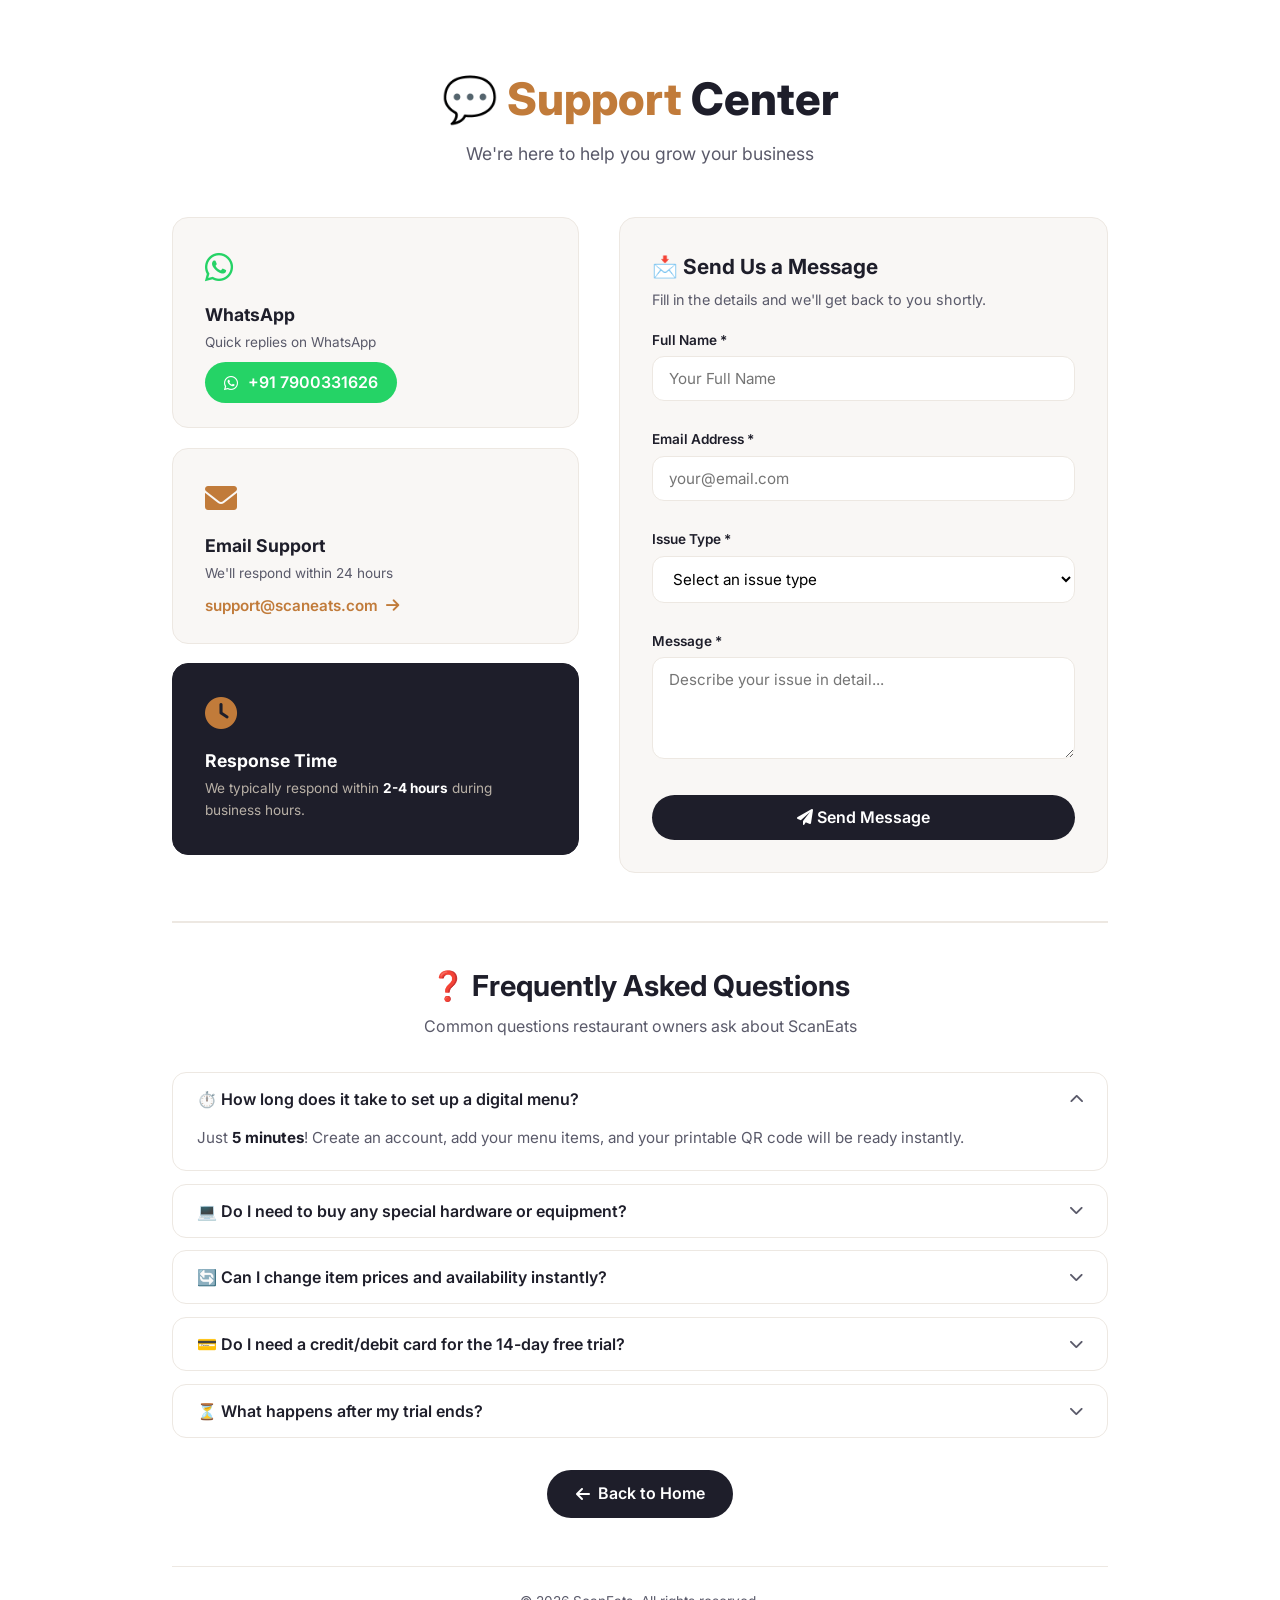
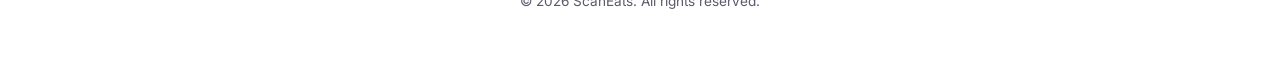
<file: support.html>
<!DOCTYPE html>
<html lang="en">
<head>
    <meta charset="UTF-8">
    <meta name="viewport" content="width=device-width, initial-scale=1.0">
    <title>Support · ScanEats</title>
    <link rel="stylesheet" href="https://cdnjs.cloudflare.com/ajax/libs/font-awesome/6.0.0-beta3/css/all.min.css" />
    <link rel="stylesheet" href="style.css">
    <style>
        /* =====================================================
           SUPPORT PAGE STYLES
        ===================================================== */
        .support-page {
            max-width: 1000px;
            margin: 0 auto;
            padding: 2rem 2rem 4rem;
            background: #ffffff;
            min-height: 100vh;
        }

        .support-header {
            text-align: center;
            padding: 2rem 0 1rem;
        }
        .support-header h1 {
            font-size: 2.8rem;
            font-weight: 800;
            color: #1e1e2a;
            margin-bottom: 0.3rem;
        }
        .support-header h1 span {
            color: #c17b3a;
        }
        .support-header p {
            color: #5a5a6a;
            font-size: 1.1rem;
        }

        .support-grid {
            display: grid;
            grid-template-columns: 1fr 1.2fr;
            gap: 2.5rem;
            margin-top: 2rem;
        }

        @media (max-width: 768px) {
            .support-grid {
                grid-template-columns: 1fr;
                gap: 2rem;
            }
        }

        /* =====================================================
           CONTACT INFO (Left Column)
        ===================================================== */
        .contact-info-section {
            display: flex;
            flex-direction: column;
            gap: 1.2rem;
        }

        .contact-card {
            background: #f9f7f5;
            padding: 1.5rem 2rem;
            border-radius: 16px;
            border: 1px solid #ede8e2;
            transition: 0.3s;
        }

        .contact-card:hover {
            transform: translateY(-4px);
            box-shadow: 0 12px 32px rgba(0, 0, 0, 0.06);
            border-color: #c17b3a;
        }

        .contact-card .icon {
            font-size: 2rem;
            color: #c17b3a;
            margin-bottom: 0.5rem;
        }

        .contact-card h4 {
            font-size: 1.1rem;
            font-weight: 700;
            color: #1e1e2a;
            margin-bottom: 0.2rem;
        }

        .contact-card p {
            font-size: 0.85rem;
            color: #5a5a6a;
            margin-bottom: 0.5rem;
        }

        .contact-card .contact-link {
            display: inline-flex;
            align-items: center;
            gap: 8px;
            color: #c17b3a;
            text-decoration: none;
            font-weight: 600;
            font-size: 0.95rem;
            transition: 0.3s;
        }

        .contact-card .contact-link:hover {
            gap: 14px;
            color: #1e1e2a;
        }

        .whatsapp-link {
            background: #25D366;
            color: #fff !important;
            padding: 0.5rem 1.2rem;
            border-radius: 40px;
            display: inline-flex;
            align-items: center;
            gap: 10px;
            text-decoration: none;
            font-weight: 600;
            transition: 0.3s;
        }

        .whatsapp-link:hover {
            background: #1ebe5c;
            transform: translateY(-2px);
            box-shadow: 0 8px 24px rgba(37, 211, 102, 0.3);
            color: #fff !important;
            gap: 14px;
        }

        /* =====================================================
           CONTACT FORM (Right Column)
        ===================================================== */
        .contact-form-section {
            background: #f9f7f5;
            padding: 2rem;
            border-radius: 16px;
            border: 1px solid #ede8e2;
        }

        .contact-form-section h3 {
            font-size: 1.3rem;
            font-weight: 700;
            margin-bottom: 0.3rem;
            color: #1e1e2a;
        }

        .contact-form-section p {
            color: #5a5a6a;
            font-size: 0.9rem;
            margin-bottom: 1.2rem;
        }

        .form-group {
            margin-bottom: 1rem;
        }

        .form-group label {
            display: block;
            font-size: 0.85rem;
            font-weight: 600;
            color: #1e1e2a;
            margin-bottom: 0.3rem;
        }

        .form-group input,
        .form-group select,
        .form-group textarea {
            width: 100%;
            padding: 12px 16px;
            border: 1px solid #ede8e2;
            border-radius: 12px;
            font-size: 0.95rem;
            transition: 0.2s;
            background: #ffffff;
            font-family: inherit;
        }

        .form-group input:focus,
        .form-group select:focus,
        .form-group textarea:focus {
            outline: none;
            border-color: #c17b3a;
            box-shadow: 0 0 0 3px rgba(193, 123, 58, 0.1);
        }

        .form-group textarea {
            resize: vertical;
            min-height: 100px;
        }

        .form-group .error-msg {
            color: #ef4444;
            font-size: 0.8rem;
            margin-top: 0.3rem;
            display: none;
        }

        .form-group .error-msg.show {
            display: block;
        }

        .form-group.error input,
        .form-group.error select,
        .form-group.error textarea {
            border-color: #ef4444;
        }

        .btn-submit {
            background: #1e1e2a;
            color: #fff;
            padding: 0.8rem 2rem;
            border-radius: 40px;
            border: none;
            font-weight: 600;
            font-size: 1rem;
            cursor: pointer;
            transition: 0.2s;
            display: inline-flex;
            align-items: center;
            justify-content: center;
            gap: 10px;
            width: 100%;
        }

        .btn-submit:hover:not(:disabled) {
            transform: translateY(-2px);
            box-shadow: 0 8px 24px rgba(0, 0, 0, 0.12);
        }

        .btn-submit:disabled {
            opacity: 0.6;
            cursor: not-allowed;
        }

        .btn-submit .spinner-small {
            width: 20px;
            height: 20px;
            border: 2px solid rgba(255, 255, 255, 0.3);
            border-top: 2px solid #fff;
            border-radius: 50%;
            animation: spin 0.8s linear infinite;
            display: none;
        }

        .btn-submit.loading .spinner-small {
            display: inline-block;
        }

        .btn-submit.loading .btn-text {
            display: none;
        }

        .btn-submit.loading .btn-loading-text {
            display: inline;
        }

        .btn-submit .btn-loading-text {
            display: none;
        }

        .form-success {
            display: none;
            text-align: center;
            padding: 1.2rem;
            background: #dcfce7;
            border: 1px solid #22c55e;
            border-radius: 12px;
            margin-top: 1rem;
        }

        .form-success i {
            color: #22c55e;
            font-size: 1.8rem;
        }

        .form-success p {
            color: #166534;
            font-weight: 600;
            margin-top: 0.3rem;
            font-size: 0.95rem;
        }

        .form-success .sub-text {
            color: #4a4a5a;
            font-weight: 400;
            font-size: 0.85rem;
            margin-top: 0.2rem;
        }

        .form-error {
            display: none;
            text-align: center;
            padding: 1.2rem;
            background: #fee2e2;
            border: 1px solid #ef4444;
            border-radius: 12px;
            margin-top: 1rem;
        }

        .form-error i {
            color: #ef4444;
            font-size: 1.8rem;
        }

        .form-error p {
            color: #991b1b;
            font-weight: 600;
            margin-top: 0.3rem;
            font-size: 0.95rem;
        }

        /* =====================================================
           FAQ SECTION
        ===================================================== */
        .faq-section-support {
            margin-top: 3rem;
            border-top: 2px solid #ede8e2;
            padding-top: 2.5rem;
        }

        .faq-section-support h2 {
            font-size: 1.8rem;
            font-weight: 700;
            color: #1e1e2a;
            text-align: center;
            margin-bottom: 0.3rem;
        }

        .faq-section-support .subtitle {
            text-align: center;
            color: #5a5a6a;
            font-size: 1rem;
            margin-bottom: 2rem;
        }

        .faq-list {
            display: flex;
            flex-direction: column;
            gap: 0.8rem;
        }

        .faq-item {
            border: 1px solid #ede8e2;
            border-radius: 14px;
            overflow: hidden;
            background: #ffffff;
            transition: 0.2s;
        }

        .faq-item:hover {
            border-color: #c17b3a;
        }

        .faq-question {
            width: 100%;
            padding: 1rem 1.5rem;
            background: none;
            border: none;
            font-size: 1rem;
            font-weight: 600;
            color: #1e1e2a;
            display: flex;
            justify-content: space-between;
            align-items: center;
            cursor: pointer;
            text-align: left;
            gap: 1rem;
            font-family: inherit;
            transition: 0.2s;
        }

        .faq-question:hover {
            color: #c17b3a;
        }

        .faq-question i {
            transition: transform 0.3s ease;
            color: #5a5a6a;
            font-size: 0.9rem;
            flex-shrink: 0;
        }

        .faq-item.active .faq-question i {
            transform: rotate(180deg);
        }

        .faq-answer {
            max-height: 0;
            overflow: hidden;
            transition: max-height 0.4s ease, padding 0.3s ease;
            padding: 0 1.5rem;
        }

        .faq-item.active .faq-answer {
            max-height: 300px;
            padding: 0 1.5rem 1.2rem 1.5rem;
        }

        .faq-answer p {
            color: #5a5a6a;
            line-height: 1.7;
            font-size: 0.95rem;
        }

        .faq-answer strong {
            color: #1e1e2a;
        }

        /* =====================================================
           BACK TO HOME
        ===================================================== */
        .back-home-btn {
            display: inline-flex;
            align-items: center;
            gap: 8px;
            background: #1e1e2a;
            color: #fff;
            padding: 0.7rem 1.8rem;
            border-radius: 40px;
            text-decoration: none;
            font-weight: 600;
            margin-top: 2rem;
            transition: 0.3s;
        }

        .back-home-btn:hover {
            transform: translateY(-2px);
            box-shadow: 0 8px 24px rgba(0, 0, 0, 0.12);
            color: #fff;
        }

        .support-footer {
            text-align: center;
            margin-top: 3rem;
            padding-top: 1.5rem;
            border-top: 1px solid #ede8e2;
            color: #5a5a6a;
            font-size: 0.85rem;
        }

        /* =====================================================
           RESPONSIVE
        ===================================================== */
        @media (max-width: 480px) {
            .support-page {
                padding: 1rem 1rem 3rem;
            }
            .support-header h1 {
                font-size: 2rem;
            }
            .contact-card {
                padding: 1.2rem;
            }
            .contact-form-section {
                padding: 1.2rem;
            }
            .faq-question {
                font-size: 0.9rem;
                padding: 0.8rem 1rem;
            }
            .faq-answer p {
                font-size: 0.85rem;
            }
        }
    </style>
</head>
<body>

    <!-- ========================================== -->
    <!-- SUPPORT PAGE -->
    <!-- ========================================== -->
    <main class="support-page">

        <!-- Header -->
        <div class="support-header">
            <h1>💬 <span>Support</span> Center</h1>
            <p>We're here to help you grow your business</p>
        </div>

        <!-- Support Grid -->
        <div class="support-grid">

            <!-- LEFT: Contact Info -->
            <div class="contact-info-section">

                <div class="contact-card">
                    <div class="icon"><i class="fab fa-whatsapp" style="color:#25D366;"></i></div>
                    <h4>WhatsApp</h4>
                    <p>Quick replies on WhatsApp</p>
                    <a href="https://wa.me/+917900331626" target="_blank" class="whatsapp-link">
                        <i class="fab fa-whatsapp"></i> +91 7900331626
                    </a>
                </div>

                <div class="contact-card">
                    <div class="icon"><i class="fas fa-envelope"></i></div>
                    <h4>Email Support</h4>
                    <p>We'll respond within 24 hours</p>
                    <a href="mailto:supportscaneats.com" class="contact-link">
                        support@scaneats.com
                        <i class="fas fa-arrow-right"></i>
                    </a>
                </div>

                <div class="contact-card" style="background:#1e1e2a; color:#fff; border-color:#1e1e2a;">
                    <div class="icon" style="color:#c17b3a;"><i class="fas fa-clock"></i></div>
                    <h4 style="color:#fff;">Response Time</h4>
                    <p style="color:#b8b0a6;">We typically respond within <strong style="color:#fff;">2-4 hours</strong> during business hours.</p>
                </div>
            </div>

            <!-- RIGHT: Contact Form -->
            <div class="contact-form-section">
                <h3>📩 Send Us a Message</h3>
                <p>Fill in the details and we'll get back to you shortly.</p>

                <form id="contactForm">
                    <div class="form-group">
                        <label for="contactName">Full Name *</label>
                        <input type="text" id="contactName" placeholder="Your Full Name" required>
                        <div class="error-msg" id="nameError">Please enter your full name</div>
                    </div>

                    <div class="form-group">
                        <label for="contactEmail">Email Address *</label>
                        <input type="email" id="contactEmail" placeholder="your@email.com" required>
                        <div class="error-msg" id="emailError">Please enter a valid email address</div>
                    </div>

                    <div class="form-group">
                        <label for="contactCategory">Issue Type *</label>
                        <select id="contactCategory" required>
                            <option value="">Select an issue type</option>
                            <option value="Technical Issue">Technical Issue</option>
                            <option value="Billing &amp; Pricing">Billing &amp; Pricing</option>
                            <option value="Feature Request">Feature Request</option>
                            <option value="General Question">General Question</option>
                        </select>
                        <div class="error-msg" id="categoryError">Please select an issue type</div>
                    </div>

                    <div class="form-group">
                        <label for="contactMessage">Message *</label>
                        <textarea id="contactMessage" placeholder="Describe your issue in detail..." rows="4" required></textarea>
                        <div class="error-msg" id="messageError">Message must be at least 10 characters</div>
                    </div>

                    <button type="submit" class="btn-submit" id="submitBtn">
                        <span class="btn-text"><i class="fas fa-paper-plane"></i> Send Message</span>
                        <span class="btn-loading-text">Sending message...</span>
                        <span class="spinner-small"></span>
                    </button>
                </form>

                <!-- Success Message -->
                <div class="form-success" id="contactSuccess">
                    <i class="fas fa-check-circle"></i>
                    <p>✅ Your message has been sent successfully!</p>
                    <p class="sub-text">We will get back to you within 24 hours.</p>
                </div>

                <!-- Error Message -->
                <div class="form-error" id="contactError">
                    <i class="fas fa-exclamation-circle"></i>
                    <p>❌ Failed to send message.</p>
                    <p class="sub-text">Please check your connection and try again.</p>
                </div>
            </div>
        </div>

        <!-- ========================================== -->
        <!-- FAQ SECTION -->
        <!-- ========================================== -->
        <div class="faq-section-support" id="faq">
            <h2>❓ Frequently Asked Questions</h2>
            <p class="subtitle">Common questions restaurant owners ask about ScanEats</p>

            <div class="faq-list">

                <div class="faq-item">
                    <button class="faq-question" onclick="toggleFaq(this)">
                        <span>⏱️ How long does it take to set up a digital menu?</span>
                        <i class="fas fa-chevron-down"></i>
                    </button>
                    <div class="faq-answer">
                        <p>Just <strong>5 minutes</strong>! Create an account, add your menu items, and your printable QR code will be ready instantly.</p>
                    </div>
                </div>

                <div class="faq-item">
                    <button class="faq-question" onclick="toggleFaq(this)">
                        <span>💻 Do I need to buy any special hardware or equipment?</span>
                        <i class="fas fa-chevron-down"></i>
                    </button>
                    <div class="faq-answer">
                        <p>Absolutely not. Your current smartphone and internet connection are enough. Customers can scan the QR code with their own mobile phones to view your menu.</p>
                    </div>
                </div>

                <div class="faq-item">
                    <button class="faq-question" onclick="toggleFaq(this)">
                        <span>🔄 Can I change item prices and availability instantly?</span>
                        <i class="fas fa-chevron-down"></i>
                    </button>
                    <div class="faq-answer">
                        <p>Yes! From your dashboard, you can <strong>mark any item as out-of-stock</strong> or update prices with just one click. Your QR code remains the same.</p>
                    </div>
                </div>

                <div class="faq-item">
                    <button class="faq-question" onclick="toggleFaq(this)">
                        <span>💳 Do I need a credit/debit card for the 14-day free trial?</span>
                        <i class="fas fa-chevron-down"></i>
                    </button>
                    <div class="faq-answer">
                        <p>No, <strong>no card details required</strong>. Sign up and use all features for free during your 14-day trial period.</p>
                    </div>
                </div>

                <div class="faq-item">
                    <button class="faq-question" onclick="toggleFaq(this)">
                        <span>⏳ What happens after my trial ends?</span>
                        <i class="fas fa-chevron-down"></i>
                    </button>
                    <div class="faq-answer">
                        <p>After your trial ends, you can upgrade to our affordable <strong>quarterly (3 months)</strong> or <strong>yearly plans</strong>. Your data and QR code will remain completely safe.</p>
                    </div>
                </div>

            </div>
        </div>

        <!-- Back to Home -->
        <div style="text-align:center;">
            <a href="index.html" class="back-home-btn">
                <i class="fas fa-arrow-left"></i> Back to Home
            </a>
        </div>

        <div class="support-footer">
            &copy; 2026 ScanEats. All rights reserved.
        </div>

    </main>

    <!-- ========================================== -->
    <!-- JAVASCRIPT -->
    <!-- ========================================== -->
    <script>
        // =============================================
        // FAQ ACCORDION
        // =============================================
        function toggleFaq(button) {
            const item = button.closest('.faq-item');
            const isActive = item.classList.contains('active');

            document.querySelectorAll('.faq-item').forEach(function(el) {
                el.classList.remove('active');
            });

            if (!isActive) {
                item.classList.add('active');
            }
        }

        // =============================================
        // CONTACT FORM — SECURE (Web3Forms via Backend Config)
        // =============================================
        document.addEventListener('DOMContentLoaded', function() {
            const form = document.getElementById('contactForm');
            const submitBtn = document.getElementById('submitBtn');
            const successDiv = document.getElementById('contactSuccess');
            const errorDiv = document.getElementById('contactError');

            // =============================================
            // REAL-TIME VALIDATION
            // =============================================
            const nameInput = document.getElementById('contactName');
            const emailInput = document.getElementById('contactEmail');
            const categoryInput = document.getElementById('contactCategory');
            const messageInput = document.getElementById('contactMessage');

            function validateField(input, errorId, condition) {
                const errorEl = document.getElementById(errorId);
                const group = input.closest('.form-group');
                if (!condition) {
                    group.classList.add('error');
                    errorEl.classList.add('show');
                    return false;
                } else {
                    group.classList.remove('error');
                    errorEl.classList.remove('show');
                    return true;
                }
            }

            nameInput.addEventListener('blur', function() {
                validateField(this, 'nameError', this.value.trim().length >= 2);
            });

            emailInput.addEventListener('blur', function() {
                const emailRegex = /^[^\s@]+@[^\s@]+\.[^\s@]+$/;
                validateField(this, 'emailError', emailRegex.test(this.value.trim()));
            });

            categoryInput.addEventListener('change', function() {
                validateField(this, 'categoryError', this.value !== '');
            });

            messageInput.addEventListener('blur', function() {
                validateField(this, 'messageError', this.value.trim().length >= 10);
            });

            // =============================================
            // GET ACCESS KEY FROM BACKEND
            // =============================================
            let web3formsKey = null;

            async function getWeb3FormsKey() {
                try {
                    const response = await fetch('https://scaneats-backend.onrender.com/api/config/web3forms');
                    const data = await response.json();
                    if (data.success) {
                        web3formsKey = data.access_key;
                        console.log('✅ Web3Forms key loaded securely');
                    } else {
                        console.error('❌ Failed to load Web3Forms key:', data.error);
                    }
                } catch (error) {
                    console.error('❌ Error loading Web3Forms key:', error);
                }
            }

            // Load key when page loads
            getWeb3FormsKey();

            // =============================================
            // FORM SUBMIT
            // =============================================
            form.addEventListener('submit', async function(e) {
                e.preventDefault();

                // Hide previous messages
                successDiv.style.display = 'none';
                errorDiv.style.display = 'none';

                // Get values
                const name = nameInput.value.trim();
                const email = emailInput.value.trim();
                const category = categoryInput.value;
                const message = messageInput.value.trim();

                // =============================================
                // VALIDATE ALL FIELDS
                // =============================================
                const isNameValid = validateField(nameInput, 'nameError', name.length >= 2);
                const emailRegex = /^[^\s@]+@[^\s@]+\.[^\s@]+$/;
                const isEmailValid = validateField(emailInput, 'emailError', emailRegex.test(email));
                const isCategoryValid = validateField(categoryInput, 'categoryError', category !== '');
                const isMessageValid = validateField(messageInput, 'messageError', message.length >= 10);

                if (!isNameValid || !isEmailValid || !isCategoryValid || !isMessageValid) {
                    const firstError = form.querySelector('.form-group.error');
                    if (firstError) {
                        firstError.scrollIntoView({ behavior: 'smooth', block: 'center' });
                        firstError.querySelector('input, select, textarea')?.focus();
                    }
                    return;
                }

                // =============================================
                // CHECK IF KEY IS LOADED
                // =============================================
                if (!web3formsKey) {
                    errorDiv.style.display = 'block';
                    errorDiv.querySelector('p').textContent = '❌ Configuration loading. Please try again.';
                    errorDiv.scrollIntoView({ behavior: 'smooth', block: 'center' });
                    return;
                }

                // =============================================
                // SEND TO WEB3FORMS DIRECTLY (CLIENT-SIDE)
                // =============================================
                submitBtn.disabled = true;
                submitBtn.classList.add('loading');

                try {
                    const subject = `ScanEats Support: ${category} - ${name}`;

                    const payload = {
                        access_key: web3formsKey,
                        name: name,
                        email: email,
                        subject: subject,
                        message: `Category: ${category}\n\n${message}`
                    };

                    console.log('📤 Sending to Web3Forms...');

                    const response = await fetch('https://api.web3forms.com/submit', {
                        method: 'POST',
                        headers: {
                            'Content-Type': 'application/json',
                        },
                        body: JSON.stringify(payload)
                    });

                    const result = await response.json();
                    console.log('📥 Web3Forms response:', result);

                    if (result.success) {
                        form.reset();
                        successDiv.style.display = 'block';
                        document.querySelectorAll('.form-group').forEach(function(el) {
                            el.classList.remove('error');
                        });
                        document.querySelectorAll('.error-msg').forEach(function(el) {
                            el.classList.remove('show');
                        });
                        successDiv.scrollIntoView({ behavior: 'smooth', block: 'center' });
                    } else {
                        console.error('Web3Forms Error:', result);
                        errorDiv.style.display = 'block';
                        errorDiv.scrollIntoView({ behavior: 'smooth', block: 'center' });
                    }
                } catch (error) {
                    console.error('Network Error:', error);
                    errorDiv.style.display = 'block';
                    errorDiv.scrollIntoView({ behavior: 'smooth', block: 'center' });
                } finally {
                    submitBtn.disabled = false;
                    submitBtn.classList.remove('loading');
                }
            });
        });

        // Open first FAQ by default
        document.addEventListener('DOMContentLoaded', function() {
            const firstFaq = document.querySelector('.faq-item');
            if (firstFaq) {
                firstFaq.classList.add('active');
            }
        });
    </script>

</body>
</html>
</file>
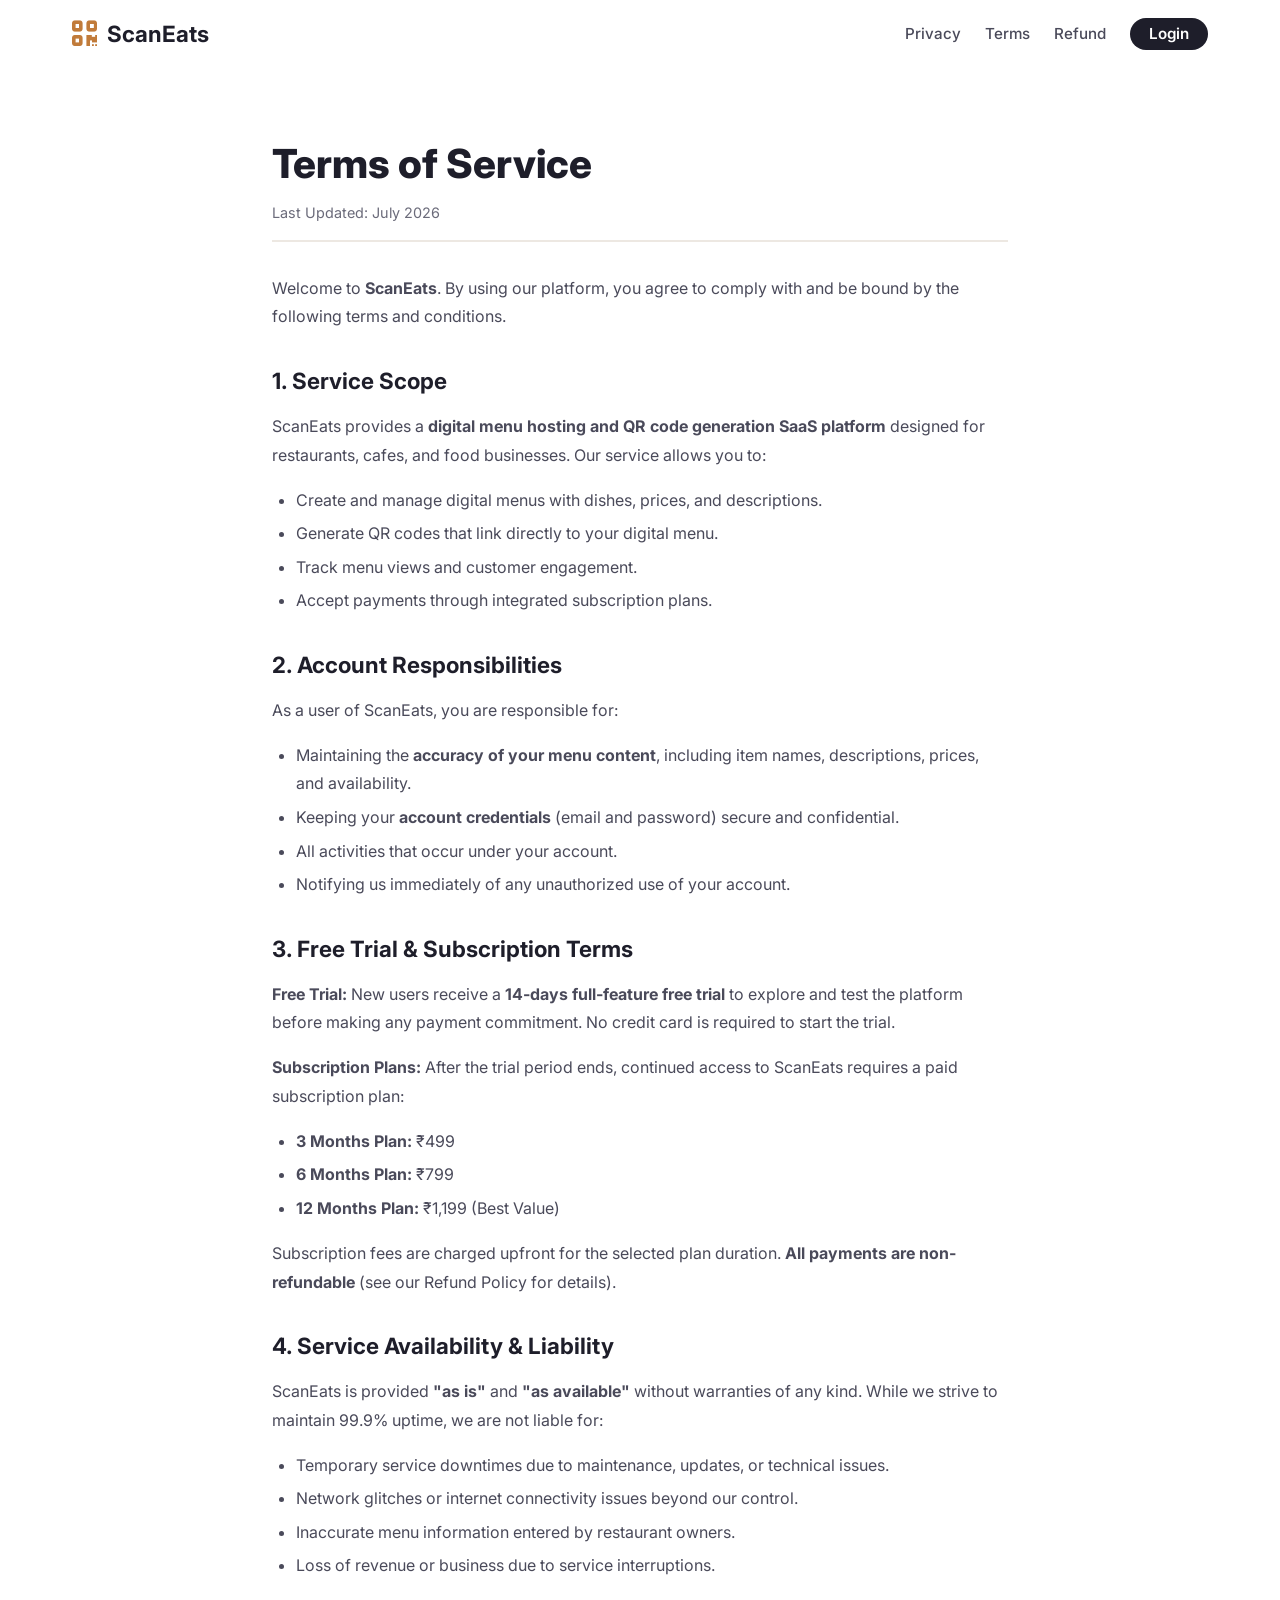
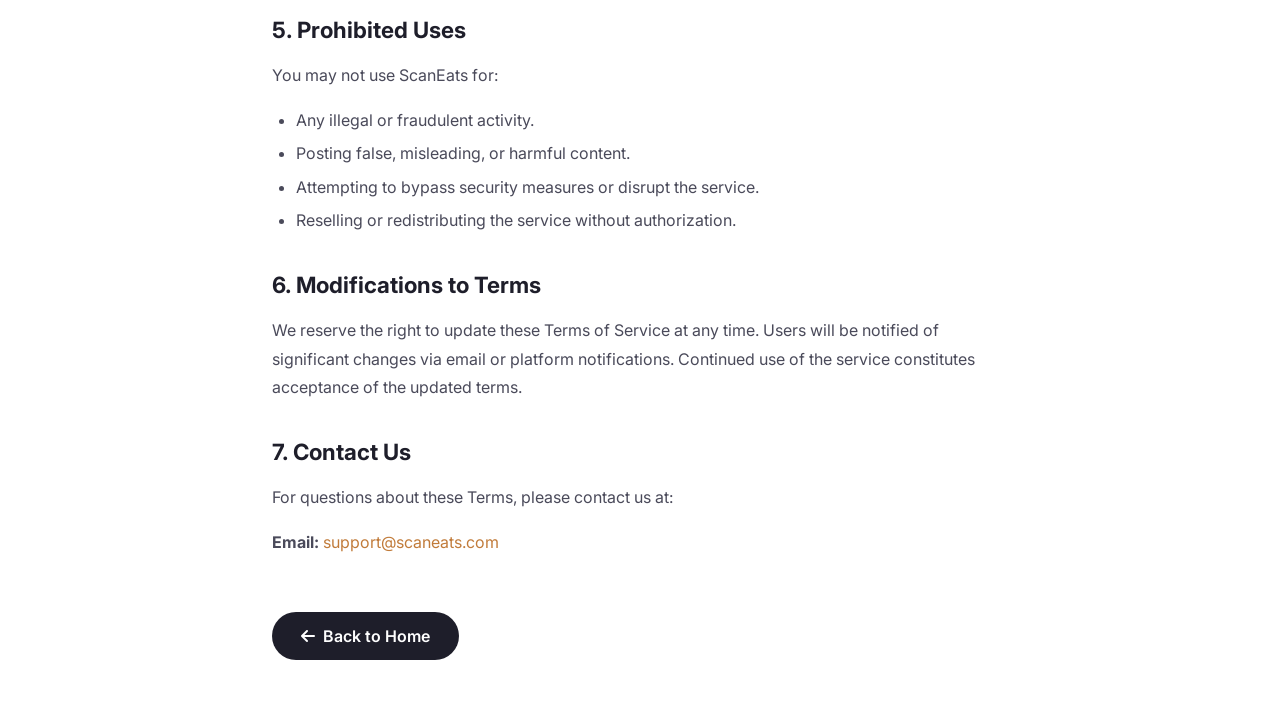
<file: terms.html>
<!DOCTYPE html>
<html lang="en">
<head>
    <meta charset="UTF-8">
    <meta name="viewport" content="width=device-width, initial-scale=1.0">
    <title>Terms of Service · ScanEats</title>
    <link rel="stylesheet" href="https://cdnjs.cloudflare.com/ajax/libs/font-awesome/6.0.0-beta3/css/all.min.css" />
    <link rel="stylesheet" href="style.css">
    <style>
        .legal-page {
            max-width: 800px;
            margin: 0 auto;
            padding: 4rem 2rem;
            background: #ffffff;
            min-height: 100vh;
        }
        .legal-page h1 {
            font-size: 2.5rem;
            font-weight: 800;
            color: #1e1e2a;
            margin-bottom: 0.3rem;
        }
        .legal-page .last-updated {
            color: #6b6b7a;
            font-size: 0.9rem;
            margin-bottom: 2rem;
            border-bottom: 2px solid #ede8e2;
            padding-bottom: 1rem;
        }
        .legal-page h2 {
            font-size: 1.4rem;
            font-weight: 700;
            color: #1e1e2a;
            margin-top: 2rem;
            margin-bottom: 0.8rem;
        }
        .legal-page p {
            color: #4a4a5a;
            line-height: 1.8;
            margin-bottom: 1rem;
            font-size: 1rem;
        }
        .legal-page ul {
            color: #4a4a5a;
            line-height: 1.8;
            margin-bottom: 1rem;
            padding-left: 1.5rem;
        }
        .legal-page ul li {
            margin-bottom: 0.3rem;
        }
        .legal-page .back-home {
            display: inline-flex;
            align-items: center;
            gap: 8px;
            background: #1e1e2a;
            color: #fff;
            padding: 0.7rem 1.8rem;
            border-radius: 40px;
            text-decoration: none;
            font-weight: 600;
            margin-top: 2.5rem;
            transition: 0.2s;
        }
        .legal-page .back-home:hover {
            transform: translateY(-2px);
            box-shadow: 0 8px 24px rgba(0, 0, 0, 0.12);
        }
        .legal-nav {
            display: flex;
            gap: 1.5rem;
            padding: 1rem 2rem;
            max-width: 1200px;
            margin: 0 auto;
            align-items: center;
            flex-wrap: wrap;
        }
        .legal-nav .logo {
            font-size: 1.4rem;
            font-weight: 700;
            color: #1e1e2a;
            text-decoration: none;
            display: flex;
            align-items: center;
            gap: 10px;
        }
        .legal-nav .logo i {
            color: #c17b3a;
        }
        .legal-nav-links {
            display: flex;
            gap: 1.5rem;
            list-style: none;
            margin-left: auto;
        }
        .legal-nav-links a {
            text-decoration: none;
            color: #4a4a5a;
            font-weight: 500;
            font-size: 0.95rem;
            transition: 0.2s;
        }
        .legal-nav-links a:hover {
            color: #c17b3a;
        }
        @media (max-width: 768px) {
            .legal-nav {
                flex-direction: column;
                align-items: center;
                gap: 0.8rem;
            }
            .legal-nav-links {
                margin-left: 0;
                flex-wrap: wrap;
                justify-content: center;
            }
            .legal-page {
                padding: 2rem 1.2rem;
            }
            .legal-page h1 {
                font-size: 2rem;
            }
        }
    </style>
</head>
<body>
    <!-- Navbar -->
    <nav class="legal-nav">
        <a href="index.html" class="logo">
            <i class="fas fa-qrcode"></i> ScanEats
        </a>
        <ul class="legal-nav-links">
            <li><a href="privacy-policy.html">Privacy</a></li>
            <li><a href="terms.html">Terms</a></li>
            <li><a href="refund-policy.html">Refund</a></li>
            <li><a href="auth.html" class="nav-cta" style="background:#1e1e2a; color:#fff; padding:0.4rem 1.2rem; border-radius:40px; text-decoration:none; font-weight:600;">Login</a></li>
        </ul>
    </nav>

    <!-- Main Content -->
    <main class="legal-page">
        <h1>Terms of Service</h1>
        <div class="last-updated">Last Updated: July 2026</div>

        <p>
            Welcome to <strong>ScanEats</strong>. By using our platform, you agree to comply with and be bound by the following terms and conditions.
        </p>

        <h2>1. Service Scope</h2>
        <p>
            ScanEats provides a <strong>digital menu hosting and QR code generation SaaS platform</strong> designed for restaurants, cafes, and food businesses. Our service allows you to:
        </p>
        <ul>
            <li>Create and manage digital menus with dishes, prices, and descriptions.</li>
            <li>Generate QR codes that link directly to your digital menu.</li>
            <li>Track menu views and customer engagement.</li>
            <li>Accept payments through integrated subscription plans.</li>
        </ul>

        <h2>2. Account Responsibilities</h2>
        <p>As a user of ScanEats, you are responsible for:</p>
        <ul>
            <li>Maintaining the <strong>accuracy of your menu content</strong>, including item names, descriptions, prices, and availability.</li>
            <li>Keeping your <strong>account credentials</strong> (email and password) secure and confidential.</li>
            <li>All activities that occur under your account.</li>
            <li>Notifying us immediately of any unauthorized use of your account.</li>
        </ul>

        <h2>3. Free Trial & Subscription Terms</h2>
        <p>
            <strong>Free Trial:</strong> New users receive a <strong>14-days full-feature free trial</strong> to explore and test the platform before making any payment commitment. No credit card is required to start the trial.
        </p>
        <p>
            <strong>Subscription Plans:</strong> After the trial period ends, continued access to ScanEats requires a paid subscription plan:
        </p>
        <ul>
            <li><strong>3 Months Plan:</strong> ₹499</li>
            <li><strong>6 Months Plan:</strong> ₹799</li>
            <li><strong>12 Months Plan:</strong> ₹1,199 (Best Value)</li>
        </ul>
        <p>
            Subscription fees are charged upfront for the selected plan duration. <strong>All payments are non-refundable</strong> (see our Refund Policy for details).
        </p>

        <h2>4. Service Availability & Liability</h2>
        <p>
            ScanEats is provided <strong>"as is"</strong> and <strong>"as available"</strong> without warranties of any kind. While we strive to maintain 99.9% uptime, we are not liable for:
        </p>
        <ul>
            <li>Temporary service downtimes due to maintenance, updates, or technical issues.</li>
            <li>Network glitches or internet connectivity issues beyond our control.</li>
            <li>Inaccurate menu information entered by restaurant owners.</li>
            <li>Loss of revenue or business due to service interruptions.</li>
        </ul>

        <h2>5. Prohibited Uses</h2>
        <p>You may not use ScanEats for:</p>
        <ul>
            <li>Any illegal or fraudulent activity.</li>
            <li>Posting false, misleading, or harmful content.</li>
            <li>Attempting to bypass security measures or disrupt the service.</li>
            <li>Reselling or redistributing the service without authorization.</li>
        </ul>

        <h2>6. Modifications to Terms</h2>
        <p>
            We reserve the right to update these Terms of Service at any time. Users will be notified of significant changes via email or platform notifications. Continued use of the service constitutes acceptance of the updated terms.
        </p>

        <h2>7. Contact Us</h2>
        <p>
            For questions about these Terms, please contact us at:
        </p>
        <p>
            <strong>Email:</strong> <a href="mailto:support@scaneats.com" style="color:#c17b3a; text-decoration:none;">support@scaneats.com</a>
        </p>

        <a href="index.html" class="back-home">
            <i class="fas fa-arrow-left"></i> Back to Home
        </a>
    </main>
</body>
</html>
</file>
<file: style.css>
/* =====================================================
   IMPORT GOOGLE FONTS
===================================================== */
@import url('https://fonts.googleapis.com/css2?family=Inter:wght@400;500;600;700;800;900&display=swap');

/* =====================================================
   RESET & BASE
===================================================== */
* {
    margin: 0;
    padding: 0;
    box-sizing: border-box;
    font-family: 'Inter', -apple-system, BlinkMacSystemFont, 'Segoe UI', Roboto, sans-serif;
    -webkit-tap-highlight-color: transparent;
}

:root {
    --primary-dark: #1e1e2a;
    --primary-gold: #c17b3a;
    --primary-light: #f9f7f5;
    --text-dark: #1e1e2a;
    --text-light: #5a5a6a;
    --border-color: #ede8e2;
    --card-shadow: 0 4px 24px rgba(0, 0, 0, 0.06);
    --radius: 16px;
    --radius-full: 40px;
}

body {
    background: #ffffff;
    color: var(--text-dark);
    line-height: 1.6;
}

/* =====================================================
   BUTTONS
===================================================== */
.btn-primary {
    background: var(--primary-dark);
    color: #fff;
    padding: 0.8rem 2rem;
    border-radius: var(--radius-full);
    text-decoration: none;
    font-weight: 600;
    display: inline-flex;
    align-items: center;
    gap: 8px;
    transition: 0.2s;
    border: none;
    cursor: pointer;
    font-size: 1rem;
}

.btn-primary:hover {
    transform: translateY(-2px);
    box-shadow: 0 8px 24px rgba(0, 0, 0, 0.12);
}

.btn-secondary {
    background: var(--primary-light);
    color: var(--text-dark);
    padding: 0.8rem 2rem;
    border-radius: var(--radius-full);
    text-decoration: none;
    font-weight: 600;
    display: inline-flex;
    align-items: center;
    gap: 8px;
    transition: 0.2s;
    border: 1px solid var(--border-color);
    cursor: pointer;
    font-size: 1rem;
}

.btn-secondary:hover {
    background: #e8e4de;
}

.btn-ghost {
    background: transparent;
    color: var(--text-dark);
    padding: 0.5rem 1.2rem;
    border-radius: var(--radius-full);
    text-decoration: none;
    font-weight: 500;
    border: 1px solid var(--border-color);
    cursor: pointer;
    transition: 0.2s;
    font-size: 0.9rem;
}

.btn-ghost:hover {
    background: var(--primary-light);
}

.btn-sm {
    padding: 6px 14px;
    font-size: 0.8rem;
    border-radius: var(--radius-full);
    cursor: pointer;
    border: none;
    font-weight: 600;
    transition: 0.2s;
}

.btn-sm:hover {
    transform: translateY(-1px);
}

.btn-edit {
    background: #f59e0b;
    color: white;
}

.btn-edit:hover {
    background: #d97706;
}

.btn-delete {
    background: #ef4444;
    color: white;
}

.btn-delete:hover {
    background: #dc2626;
}

/* =====================================================
   SUBSCRIPTION BANNER (NEW)
===================================================== */
.subscription-banner {
    padding: 12px 20px;
    border-bottom: 3px solid;
    position: sticky;
    top: 0;
    z-index: 1000;
    display: none;
}

.banner-content {
    max-width: 1200px;
    margin: 0 auto;
    display: flex;
    align-items: center;
    justify-content: space-between;
    gap: 16px;
    flex-wrap: wrap;
}

.banner-icon {
    font-size: 1.5rem;
}

.banner-text {
    flex: 1;
    font-size: 0.95rem;
    color: #1e1e2a;
    font-weight: 500;
}

.banner-text strong {
    font-weight: 700;
}

.banner-btn {
    padding: 8px 24px;
    font-size: 0.9rem;
    white-space: nowrap;
}

@media (max-width: 768px) {
    .banner-content {
        flex-direction: column;
        align-items: stretch;
        gap: 10px;
        text-align: center;
    }
    .banner-btn {
        width: 100%;
        justify-content: center;
    }
}

/* =====================================================
   SUBSCRIPTION EXPIRED FALLBACK (Public Menu)
===================================================== */
.subscription-expired-fallback {
    text-align: center;
    padding: 4rem 2rem;
    background: #ffffff;
    border-radius: 16px;
    border: 1px solid #ede8e2;
    max-width: 500px;
    margin: 2rem auto;
}

.subscription-expired-fallback .fallback-icon {
    font-size: 4rem;
    color: #ef4444;
    margin-bottom: 1rem;
}

.subscription-expired-fallback h2 {
    font-size: 1.8rem;
    font-weight: 700;
    color: #1e1e2a;
    margin-bottom: 0.5rem;
}

.subscription-expired-fallback p {
    color: #5a5a6a;
    font-size: 1.1rem;
    margin-bottom: 0.3rem;
}

.subscription-expired-fallback .fallback-subtext {
    font-size: 0.9rem;
    color: #8b8b9a;
    margin-top: 0.5rem;
}

/* =====================================================
   NAVBAR
===================================================== */
.navbar {
    display: flex;
    justify-content: space-between;
    align-items: center;
    padding: 1rem 2rem;
    max-width: 1200px;
    margin: 0 auto;
    flex-wrap: wrap;
    gap: 1rem;
    position: relative;
}

@media (max-width: 768px) {
    .navbar {
        padding: 1rem;
    }
}

.logo {
    display: flex;
    align-items: center;
    gap: 10px;
    font-size: 1.4rem;
    font-weight: 700;
    color: var(--text-dark);
    text-decoration: none;
}

.logo i {
    color: var(--primary-gold);
    font-size: 1.8rem;
}

.nav-links {
    display: flex;
    align-items: center;
    gap: 2rem;
    list-style: none;
    transition: all 0.3s ease;
}

@media (max-width: 768px) {
    .nav-links {
        display: none;
        flex-direction: column;
        width: 100%;
        padding: 1rem 0;
        gap: 1rem;
        align-items: center;
        background: #ffffff;
        border-radius: 12px;
        box-shadow: 0 8px 24px rgba(0, 0, 0, 0.08);
        margin-top: 0.5rem;
        border: 1px solid var(--border-color);
        position: absolute;
        top: 70px;
        left: 0;
        z-index: 999;
    }
    .nav-links.active {
        display: flex !important;
    }
    .nav-links a {
        padding: 0.5rem 1rem;
        width: 100%;
        text-align: center;
    }
    .nav-links .nav-cta {
        width: auto;
        display: inline-block;
        margin: 0 auto;
    }
}

.nav-links a {
    text-decoration: none;
    color: var(--text-light);
    font-weight: 500;
    font-size: 0.95rem;
    transition: 0.2s;
}

.nav-links a:hover {
    color: var(--primary-gold);
}

.nav-cta {
    background: var(--primary-dark);
    color: #fff !important;
    padding: 0.5rem 1.2rem;
    border-radius: var(--radius-full);
    font-weight: 600;
}

.nav-cta:hover {
    background: #2d2d3a !important;
    color: #fff !important;
}

.mobile-menu-toggle {
    display: none;
    font-size: 1.5rem;
    cursor: pointer;
    color: var(--text-dark);
    background: none;
    border: none;
    padding: 0.5rem;
    transition: 0.2s;
    -webkit-tap-highlight-color: transparent;
}

.mobile-menu-toggle:hover {
    color: var(--primary-gold);
}

@media (max-width: 768px) {
    .mobile-menu-toggle {
        display: block;
    }
}

/* =====================================================
   AUTH PAGE
===================================================== */
.auth-body {
    display: flex;
    justify-content: center;
    align-items: center;
    min-height: 100vh;
    background: var(--primary-light);
}

.auth-container {
    width: 100%;
    max-width: 420px;
    padding: 20px;
}

.auth-card {
    background: #ffffff;
    padding: 40px;
    border-radius: 24px;
    box-shadow: var(--card-shadow);
    border: 1px solid var(--border-color);
}

.auth-card .logo {
    justify-content: center;
    font-size: 1.8rem;
    margin-bottom: 0.5rem;
}

.auth-card h2 {
    text-align: center;
    font-size: 1.5rem;
    margin-bottom: 1.5rem;
    font-weight: 700;
}

.auth-card input,
.auth-card select {
    width: 100%;
    padding: 12px 16px;
    margin-bottom: 14px;
    border: 1px solid var(--border-color);
    border-radius: 12px;
    font-size: 0.95rem;
    transition: 0.2s;
    background: #fafafa;
}

.auth-card input:focus,
.auth-card select:focus {
    outline: none;
    border-color: var(--primary-gold);
    box-shadow: 0 0 0 3px rgba(193, 123, 58, 0.1);
}

.auth-card .btn-primary {
    width: 100%;
    justify-content: center;
    padding: 0.9rem;
    font-size: 1rem;
}

.toggle-text {
    text-align: center;
    margin-top: 1.2rem;
    font-size: 0.9rem;
    color: var(--text-light);
}

.toggle-text a {
    color: var(--primary-gold);
    cursor: pointer;
    text-decoration: none;
    font-weight: 600;
}

.toggle-text a:hover {
    text-decoration: underline;
}

.error-msg {
    background: #fee2e2;
    color: #ef4444;
    padding: 10px 14px;
    border-radius: 12px;
    margin-bottom: 14px;
    font-size: 0.9rem;
    display: none;
}

.password-wrapper {
    position: relative;
    margin-bottom: 14px;
}

.password-wrapper input {
    margin-bottom: 0;
    padding-right: 50px;
}

.toggle-password {
    position: absolute;
    right: 16px;
    top: 50%;
    transform: translateY(-50%);
    cursor: pointer;
    font-size: 1.2rem;
    user-select: none;
    opacity: 0.6;
    transition: 0.2s;
}

.toggle-password:hover {
    opacity: 1;
}

.auth-back-link {
    display: block;
    text-align: center;
    margin-top: 14px;
    color: var(--text-light);
    font-size: 0.85rem;
    text-decoration: none;
}

.auth-back-link:hover {
    color: var(--primary-gold);
}

/* =====================================================
   DASHBOARD
===================================================== */
.dashboard-body {
    background: var(--primary-light);
}

.dashboard-container {
    max-width: 1000px;
    margin: 0 auto;
    padding: 1.5rem 2rem 3rem;
}

@media (max-width: 768px) {
    .dashboard-container {
        padding: 1rem;
    }
}

.stats-grid {
    display: grid;
    grid-template-columns: repeat(3, 1fr);
    gap: 1rem;
    margin-bottom: 2rem;
}

@media (max-width: 600px) {
    .stats-grid {
        grid-template-columns: 1fr;
    }
}

.stat-card {
    background: #ffffff;
    padding: 1.5rem;
    border-radius: var(--radius);
    border: 1px solid var(--border-color);
    text-align: center;
    transition: 0.2s;
}

.stat-card:hover {
    transform: translateY(-2px);
    box-shadow: var(--card-shadow);
}

.stat-card h3 {
    font-size: 2rem;
    font-weight: 800;
    margin-bottom: 0.2rem;
}

.stat-card p {
    font-size: 0.85rem;
    color: var(--text-light);
}

.stat-card.veg h3 {
    color: #22c55e;
}

.stat-card.non-veg h3 {
    color: #ef4444;
}

.card {
    background: #ffffff;
    padding: 1.5rem 2rem;
    border-radius: var(--radius);
    border: 1px solid var(--border-color);
    margin-bottom: 1.5rem;
    transition: 0.2s;
}

@media (max-width: 600px) {
    .card {
        padding: 1rem;
    }
}

.card-header {
    margin-bottom: 1.2rem;
}

.card-header h3 {
    font-size: 1.1rem;
    font-weight: 700;
}

.card-header p {
    font-size: 0.9rem;
    color: var(--text-light);
}

form input,
form textarea,
form select {
    width: 100%;
    padding: 10px 14px;
    margin-bottom: 12px;
    border: 1px solid var(--border-color);
    border-radius: 12px;
    font-size: 0.95rem;
    transition: 0.2s;
    background: #fafafa;
    font-family: inherit;
}

form input:focus,
form textarea:focus,
form select:focus {
    outline: none;
    border-color: var(--primary-gold);
    box-shadow: 0 0 0 3px rgba(193, 123, 58, 0.1);
}

form textarea {
    resize: vertical;
    min-height: 60px;
}

.form-row {
    display: flex;
    gap: 1rem;
}

@media (max-width: 600px) {
    .form-row {
        flex-direction: column;
        gap: 0;
    }
}

.form-row>* {
    flex: 1;
}

.form-actions {
    display: flex;
    gap: 0.8rem;
    flex-wrap: wrap;
}

.menu-item-row {
    display: flex;
    justify-content: space-between;
    align-items: center;
    padding: 0.8rem 0;
    border-bottom: 1px solid var(--border-color);
}

.menu-item-row:last-child {
    border-bottom: none;
}

@media (max-width: 600px) {
    .menu-item-row {
        flex-direction: column;
        align-items: flex-start;
        gap: 0.5rem;
        padding: 1rem 0;
    }
}

.item-info {
    flex: 1;
}

.item-name {
    font-weight: 600;
    font-size: 1rem;
}

.item-desc {
    font-size: 0.85rem;
    color: var(--text-light);
    margin: 2px 0;
}

.item-category {
    font-size: 0.75rem;
    background: var(--primary-light);
    padding: 2px 10px;
    border-radius: var(--radius-full);
    display: inline-block;
    color: var(--text-light);
}

.item-price {
    font-weight: 700;
    color: var(--primary-gold);
    font-size: 1.1rem;
    margin: 0 1rem;
}

@media (max-width: 600px) {
    .item-price {
        margin: 0.3rem 0;
    }
}

.item-actions {
    display: flex;
    gap: 0.3rem;
}

.switch {
    position: relative;
    display: inline-block;
    width: 40px;
    height: 22px;
    margin-left: 0.5rem;
}

.switch input {
    opacity: 0;
    width: 0;
    height: 0;
}

.slider {
    position: absolute;
    cursor: pointer;
    top: 0;
    left: 0;
    right: 0;
    bottom: 0;
    background: #cbd5e1;
    transition: 0.3s;
    border-radius: 22px;
}

.slider:before {
    position: absolute;
    content: "";
    height: 16px;
    width: 16px;
    left: 3px;
    bottom: 3px;
    background: white;
    transition: 0.3s;
    border-radius: 50%;
}

input:checked+.slider {
    background: #22c55e;
}

input:checked+.slider:before {
    transform: translateX(18px);
}

.qr-body {
    display: flex;
    gap: 2rem;
    align-items: center;
    flex-wrap: wrap;
}

.qr-placeholder {
    width: 160px;
    height: 160px;
    border: 2px dashed var(--border-color);
    display: flex;
    align-items: center;
    justify-content: center;
    color: var(--text-light);
    font-size: 0.8rem;
    text-align: center;
    border-radius: var(--radius);
    background: var(--primary-light);
}

.qr-placeholder img {
    width: 100%;
    height: 100%;
    border-radius: var(--radius);
}

.qr-actions {
    display: flex;
    flex-direction: column;
    gap: 0.5rem;
}

.loading-text {
    color: var(--text-light);
    text-align: center;
    padding: 2rem 0;
}

/* =====================================================
   TRIAL BANNER
===================================================== */
.trial-banner {
    background: #dbeafe;
    border-bottom: 3px solid #3b82f6;
    padding: 10px 20px;
    position: sticky;
    top: 0;
    z-index: 1000;
    transition: all 0.3s ease;
}

.trial-content {
    max-width: 1200px;
    margin: 0 auto;
    display: flex;
    align-items: center;
    justify-content: space-between;
    gap: 16px;
    flex-wrap: wrap;
}

@media (max-width: 768px) {
    .trial-content {
        flex-direction: column;
        align-items: stretch;
        gap: 8px;
    }
}

.trial-icon {
    font-size: 1.2rem;
}

.trial-text {
    font-size: 0.9rem;
    color: var(--text-dark);
    font-weight: 500;
}

.trial-text strong {
    font-size: 1.1rem;
}

.trial-progress {
    flex: 1;
    min-width: 80px;
    height: 6px;
    background: #e2e8f0;
    border-radius: 10px;
    overflow: hidden;
}

.trial-progress-bar {
    height: 100%;
    background: #22c55e;
    border-radius: 10px;
    transition: width 0.5s ease;
    width: 100%;
}

.trial-upgrade-btn {
    background: #3b82f6;
    color: #fff;
    border: none;
    padding: 5px 16px;
    border-radius: var(--radius-full);
    font-weight: 600;
    font-size: 0.8rem;
    cursor: pointer;
    transition: 0.2s;
    display: none;
}

.trial-upgrade-btn:hover {
    transform: translateY(-2px);
    box-shadow: 0 4px 12px rgba(59, 130, 246, 0.3);
}

/* =====================================================
   SUBSCRIPTION PLANS (DASHBOARD)
===================================================== */
.subscription-grid {
    display: grid;
    grid-template-columns: repeat(auto-fit, minmax(250px, 1fr));
    gap: 1.5rem;
    margin-top: 1rem;
}

@media (max-width: 600px) {
    .subscription-grid {
        grid-template-columns: 1fr;
    }
}

.sub-plan-card {
    background: #f9f7f5;
    padding: 1.5rem;
    border-radius: 16px;
    border: 1px solid #ede8e2;
    text-align: center;
    transition: 0.3s;
    position: relative;
}

.sub-plan-card:hover {
    transform: translateY(-4px);
    box-shadow: 0 8px 24px rgba(0, 0, 0, 0.06);
}

.sub-plan-card.popular {
    border-color: #c17b3a;
    border-width: 2px;
}

.sub-plan-card.best-value {
    border-color: #22c55e;
    border-width: 2px;
}

.sub-plan-badge {
    position: absolute;
    top: -10px;
    left: 50%;
    transform: translateX(-50%);
    background: #c17b3a;
    color: #fff;
    padding: 0.15rem 1rem;
    border-radius: 40px;
    font-size: 0.7rem;
    font-weight: 600;
    white-space: nowrap;
}

.sub-plan-name {
    font-size: 1.1rem;
    font-weight: 600;
    color: #1e1e2a;
    margin-top: 0.5rem;
}

.sub-plan-price {
    font-size: 2rem;
    font-weight: 800;
    color: #1e1e2a;
    margin: 0.3rem 0 0.1rem;
}

.sub-plan-duration {
    font-size: 0.8rem;
    color: #5a5a6a;
    margin-bottom: 0.8rem;
}

.sub-plan-features {
    list-style: none;
    text-align: left;
    padding: 0;
    margin: 0.8rem 0 1rem;
}

.sub-plan-features li {
    font-size: 0.85rem;
    color: #4a4a5a;
    padding: 0.2rem 0;
}

/* =====================================================
   PUBLIC MENU
===================================================== */
.menu-body {
    background: #ffffff;
}

.menu-header {
    background: linear-gradient(135deg, var(--primary-dark), #2d2d3a);
    color: #fff;
    text-align: center;
    padding: 4rem 2rem 3rem;
}

.menu-header h1 {
    font-size: 2.5rem;
    font-weight: 800;
    margin-bottom: 0.3rem;
}

.menu-header p {
    font-size: 1rem;
    opacity: 0.8;
}

.menu-controls {
    position: sticky;
    top: 0;
    background: #ffffff;
    padding: 1rem 2rem;
    box-shadow: 0 2px 12px rgba(0, 0, 0, 0.04);
    z-index: 10;
    display: flex;
    justify-content: space-between;
    align-items: center;
    gap: 1rem;
    max-width: 700px;
    margin: 0 auto;
}

@media (max-width: 600px) {
    .menu-controls {
        flex-direction: column;
        padding: 0.8rem 1rem;
    }
}

#searchInput {
    flex: 1;
    padding: 10px 16px;
    border: 1px solid var(--border-color);
    border-radius: 12px;
    font-size: 0.95rem;
    background: #fafafa;
    transition: 0.2s;
    min-width: 150px;
}

#searchInput:focus {
    outline: none;
    border-color: var(--primary-gold);
    box-shadow: 0 0 0 3px rgba(193, 123, 58, 0.1);
}

.veg-toggle {
    display: flex;
    align-items: center;
    cursor: pointer;
    font-size: 0.85rem;
    font-weight: 600;
    color: var(--primary-gold);
    gap: 8px;
}

.veg-toggle input {
    display: none;
}

.veg-toggle-slider {
    width: 40px;
    height: 22px;
    background: #cbd5e1;
    border-radius: 22px;
    position: relative;
    transition: 0.3s;
}

.veg-toggle-slider:before {
    content: "";
    position: absolute;
    width: 16px;
    height: 16px;
    left: 3px;
    top: 3px;
    background: white;
    border-radius: 50%;
    transition: 0.3s;
}

.veg-toggle input:checked+.veg-toggle-slider {
    background: #22c55e;
}

.veg-toggle input:checked+.veg-toggle-slider:before {
    transform: translateX(18px);
}

.menu-content {
    max-width: 700px;
    margin: 0 auto;
    padding: 2rem 2rem 4rem;
}

@media (max-width: 600px) {
    .menu-content {
        padding: 1rem 1rem 3rem;
    }
}

.menu-category {
    margin-bottom: 2.5rem;
}

.category-title {
    font-size: 1.3rem;
    border-bottom: 2px solid var(--primary-gold);
    padding-bottom: 0.5rem;
    margin-bottom: 1rem;
    color: var(--primary-dark);
    font-weight: 700;
    position: sticky;
    top: 82px;
    z-index: 5;
    background: #ffffff;
    padding-top: 0.5rem;
}

.menu-item-card {
    background: #ffffff;
    border: 1px solid var(--border-color);
    border-radius: var(--radius);
    padding: 1rem 1.2rem;
    margin-bottom: 0.8rem;
    display: flex;
    justify-content: space-between;
    align-items: center;
    transition: all 0.25s ease;
    animation: cardFade 0.4s ease both;
}

.menu-item-card:hover {
    transform: translateY(-3px);
    border-color: var(--primary-gold);
    box-shadow: 0 8px 30px rgba(193, 123, 58, 0.1);
}

.menu-item-card .item-left {
    display: flex;
    align-items: flex-start;
    gap: 12px;
    flex: 1;
}

.veg-badge {
    width: 12px;
    height: 12px;
    border-radius: 50%;
    border: 2px solid;
    margin-top: 4px;
    flex-shrink: 0;
}

.veg-badge.veg {
    border-color: #22c55e;
    background: #22c55e;
}

.veg-badge.non-veg {
    border-color: #ef4444;
    background: #ef4444;
}

.menu-item-card .item-name {
    font-weight: 600;
    font-size: 1rem;
}

.menu-item-card .item-desc {
    font-size: 0.85rem;
    color: var(--text-light);
}

.menu-item-card .item-price {
    font-weight: 700;
    color: var(--primary-gold);
    font-size: 1.1rem;
    margin: 0;
    background: var(--primary-light);
    padding: 4px 14px;
    border-radius: var(--radius-full);
}

@keyframes cardFade {
    from {
        opacity: 0;
        transform: translateY(20px);
    }
    to {
        opacity: 1;
        transform: translateY(0);
    }
}

.loading-state {
    display: flex;
    justify-content: center;
    align-items: center;
    min-height: 200px;
}

.spinner {
    border: 4px solid var(--border-color);
    border-top: 4px solid var(--primary-gold);
    border-radius: 50%;
    width: 40px;
    height: 40px;
    animation: spin 1s linear infinite;
}

@keyframes spin {
    0% {
        transform: rotate(0deg);
    }
    100% {
        transform: rotate(360deg);
    }
}

.menu-footer {
    text-align: center;
    padding: 2rem;
    color: var(--text-light);
    font-size: 0.85rem;
    border-top: 1px solid var(--border-color);
    background: var(--primary-light);
}

/* =====================================================
   FOOTER
===================================================== */
.footer {
    background: #1e1e2a;
    color: #b8b0a6;
    padding: 3rem 2rem 2rem;
}

.footer-container {
    max-width: 1200px;
    margin: 0 auto;
    display: grid;
    grid-template-columns: 2fr 1fr 1fr 1fr;
    gap: 2.5rem;
}

@media (max-width: 992px) {
    .footer-container {
        grid-template-columns: 1fr 1fr;
        gap: 2rem;
    }
}

@media (max-width: 600px) {
    .footer-container {
        grid-template-columns: 1fr;
        gap: 1.5rem;
    }
}

/* =====================================================
   FEEDBACK POPUP (NEW)
===================================================== */
.feedback-popup {
    position: fixed;
    top: 0;
    left: 0;
    width: 100%;
    height: 100%;
    z-index: 10000;
    display: flex;
    justify-content: center;
    align-items: center;
    animation: feedbackFadeIn 0.3s ease;
}

.feedback-overlay {
    position: absolute;
    top: 0;
    left: 0;
    width: 100%;
    height: 100%;
    background: rgba(0, 0, 0, 0.6);
    backdrop-filter: blur(4px);
    -webkit-backdrop-filter: blur(4px);
}

.feedback-modal {
    position: relative;
    background: #ffffff;
    border-radius: 20px;
    max-width: 480px;
    width: 92%;
    max-height: 90vh;
    overflow-y: auto;
    padding: 2rem;
    box-shadow: 0 20px 60px rgba(0, 0, 0, 0.3);
    animation: feedbackSlideUp 0.4s ease;
    z-index: 1;
}

.feedback-close {
    position: absolute;
    top: 15px;
    right: 15px;
    background: none;
    border: none;
    font-size: 1.2rem;
    cursor: pointer;
    color: #5a5a6a;
    padding: 5px 10px;
    border-radius: 50%;
    transition: 0.2s;
    line-height: 1;
}

.feedback-close:hover {
    background: #f1f5f9;
    color: #1e1e2a;
}

.feedback-header {
    text-align: center;
    margin-bottom: 1.5rem;
}

.feedback-icon {
    font-size: 3rem;
    margin-bottom: 0.5rem;
    display: block;
}

.feedback-header h2 {
    font-size: 1.4rem;
    color: #1e1e2a;
    margin-bottom: 0.3rem;
    font-weight: 700;
}

.feedback-header p {
    font-size: 0.9rem;
    color: #5a5a6a;
}

.feedback-question {
    margin-bottom: 1.2rem;
}

.feedback-question > label {
    display: block;
    font-weight: 600;
    color: #1e1e2a;
    margin-bottom: 0.5rem;
    font-size: 0.95rem;
}

.star-rating {
    display: flex;
    gap: 8px;
    justify-content: flex-start;
}

.star-rating .star {
    font-size: 2rem;
    color: #d1d5db;
    cursor: pointer;
    transition: 0.2s;
    user-select: none;
    line-height: 1;
}

.star-rating .star.active {
    color: #fbbf24;
    transform: scale(1.05);
}

.feedback-question select,
.feedback-question textarea {
    width: 100%;
    padding: 10px 14px;
    border: 1px solid #ede8e2;
    border-radius: 10px;
    font-size: 0.9rem;
    font-family: inherit;
    background: #fafafa;
    transition: 0.2s;
    color: #1e1e2a;
}

.feedback-question select:focus,
.feedback-question textarea:focus {
    outline: none;
    border-color: #c17b3a;
    box-shadow: 0 0 0 3px rgba(193, 123, 58, 0.1);
}

.feedback-question textarea {
    resize: vertical;
    min-height: 70px;
}

.radio-group {
    display: flex;
    flex-direction: column;
    gap: 0.4rem;
}

.radio-group label {
    display: flex;
    align-items: center;
    gap: 8px;
    font-weight: 400;
    font-size: 0.9rem;
    cursor: pointer;
    padding: 8px 12px;
    border-radius: 8px;
    transition: 0.2s;
    color: #1e1e2a;
}

.radio-group label:hover {
    background: #f9f7f5;
}

.radio-group input[type="radio"] {
    cursor: pointer;
    accent-color: #c17b3a;
    width: 16px;
    height: 16px;
}

.feedback-actions {
    display: flex;
    gap: 1rem;
    margin-top: 1.5rem;
}

.btn-later,
.btn-submit-feedback {
    flex: 1;
    padding: 0.8rem;
    border-radius: 40px;
    border: none;
    font-weight: 600;
    font-size: 0.95rem;
    cursor: pointer;
    transition: 0.2s;
    font-family: inherit;
}

.btn-later {
    background: #f1f5f9;
    color: #1e1e2a;
}

.btn-later:hover {
    background: #e2e8f0;
}

.btn-submit-feedback {
    background: #1e1e2a;
    color: #fff;
}

.btn-submit-feedback:hover {
    background: #2d2d3a;
    transform: translateY(-2px);
    box-shadow: 0 8px 24px rgba(0, 0, 0, 0.12);
}

.btn-submit-feedback:disabled {
    opacity: 0.6;
    cursor: not-allowed;
    transform: none;
}

@keyframes feedbackFadeIn {
    from { opacity: 0; }
    to { opacity: 1; }
}

@keyframes feedbackSlideUp {
    from {
        opacity: 0;
        transform: translateY(20px) scale(0.95);
    }
    to {
        opacity: 1;
        transform: translateY(0) scale(1);
    }
}

@media (max-width: 480px) {
    .feedback-modal {
        padding: 1.5rem;
        width: 95%;
    }
    .feedback-header h2 {
        font-size: 1.2rem;
    }
    .star-rating .star {
        font-size: 1.7rem;
    }
    .feedback-actions {
        flex-direction: column-reverse;
    }
}

// footer section start

.footer-col {
    display: flex;
    flex-direction: column;
    gap: 0.5rem;
}

.footer-col h4 {
    color: #ffffff;
    font-size: 0.9rem;
    font-weight: 600;
    margin-bottom: 0.3rem;
    letter-spacing: 0.5px;
}

.footer-col ul {
    list-style: none;
    padding: 0;
    margin: 0;
}

.footer-col ul li {
    margin-bottom: 0.3rem;
}

.footer-col ul li a {
    color: #b8b0a6;
    text-decoration: none;
    font-size: 0.85rem;
    transition: color 0.2s ease;
    display: inline-block;
}

.footer-col ul li a:hover {
    color: #ffffff;
}

.footer-brand {
    display: flex;
    align-items: center;
    gap: 10px;
    font-size: 1.4rem;
    font-weight: 700;
    color: #ffffff;
    margin-bottom: 0.3rem;
}

.footer-brand i {
    color: #c17b3a;
    font-size: 1.8rem;
}

.footer-tagline {
    font-size: 0.85rem;
    color: #b8b0a6;
    line-height: 1.6;
    margin: 0 0 0.5rem 0;
    max-width: 300px;
}

.footer-copyright {
    font-size: 0.75rem;
    color: #6b6b8a;
    margin-top: 0.5rem;
}

@media (max-width: 600px) {
    .footer-tagline {
        max-width: 100%;
    }
    .footer-col {
        text-align: center;
        align-items: center;
    }
    .footer-col ul li a {
        text-align: center;
    }
}

/* =====================================================
   TOAST
===================================================== */
.toast {
    position: fixed;
    bottom: 24px;
    right: 24px;
    padding: 14px 24px;
    border-radius: 12px;
    font-weight: 500;
    box-shadow: 0 8px 24px rgba(0, 0, 0, 0.12);
    opacity: 0;
    transform: translateY(20px);
    transition: all 0.3s ease;
    z-index: 10000;
    max-width: 400px;
    font-size: 0.9rem;
}

.toast.show {
    opacity: 1;
    transform: translateY(0);
}

.toast.success {
    background: var(--primary-dark);
    color: #fff;
}

.toast.warning {
    background: #f59e0b;
    color: var(--text-dark);
}

.toast.error {
    background: #ef4444;
    color: #fff;
}

/* =====================================================
   LOADING OVERLAY
===================================================== */
.loading-overlay {
    position: fixed;
    top: 0;
    left: 0;
    width: 100%;
    height: 100%;
    background: rgba(255, 255, 255, 0.7);
    display: flex;
    justify-content: center;
    align-items: center;
    z-index: 9999;
}


/* =====================================================
   RESPONSIVE
===================================================== */
@media (max-width: 480px) {
    .auth-card {
        padding: 24px;
    }
    .menu-header h1 {
        font-size: 1.8rem;
    }
    .stat-card h3 {
        font-size: 1.5rem;
    }
}
</file>
